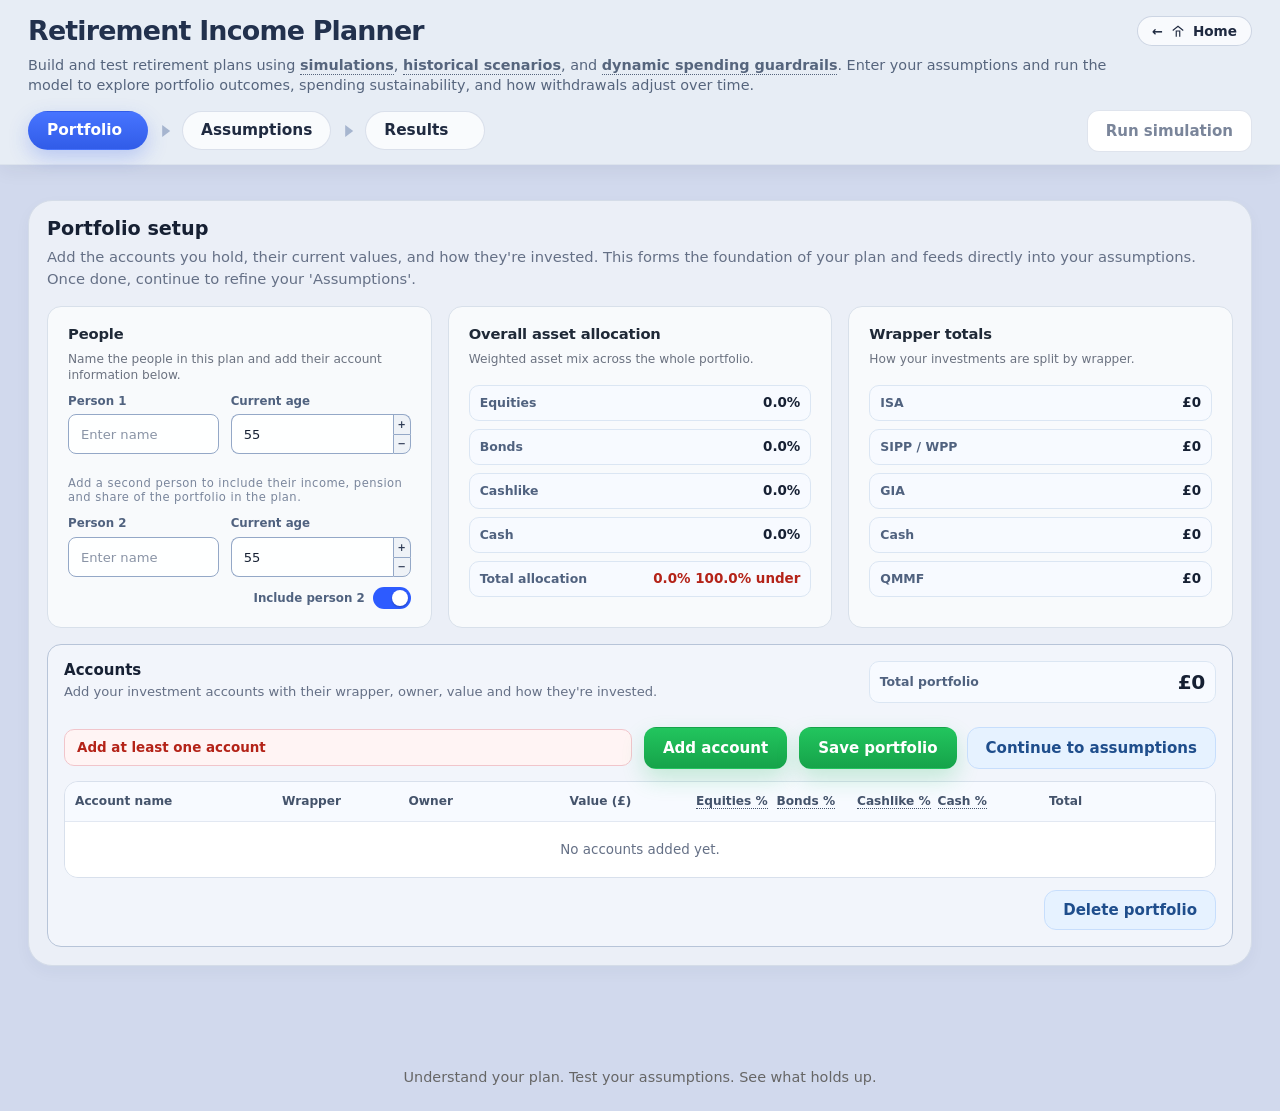
<file: index.html>
<!DOCTYPE html>
<html lang="en-GB">
<head>
  <meta charset="UTF-8" />
  <title>Retirement Income Planner</title>
  <meta name="viewport" content="width=device-width, initial-scale=1" />
  <link rel="icon" type="image/svg+xml" href="favicon.svg" />
  <link rel="stylesheet" href="css/style.css" />
  <link rel="stylesheet" href="css/home-btn.css" />
  <script type="module" src="js/app.js" defer></script>
</head>
<body>
  <div class="page-shell app-shell">
    <header class="top-header">
      <div class="top-header__inner">
        <div class="title-block">
          <h1>Retirement Income Planner</h1>
          <p class="intro">
            Build and test retirement plans using
            <span
              class="metric-heading-with-tooltip"
              tabindex="0"
              data-tooltip="Runs your plan across many possible future market paths (Monte Carlo), showing a range of outcomes and likelihood of success."
            >
              <strong>simulations</strong>
            </span>,
            <span
              class="metric-heading-with-tooltip"
              tabindex="0"
              data-tooltip="Runs your plan through real past market periods using actual returns, showing how it performed during crashes, inflation, and recoveries."
            >
              <strong>historical scenarios</strong>
            </span>, and
            <span
              class="metric-heading-with-tooltip"
              tabindex="0"
              data-tooltip="Adjusts your withdrawals up or down based on portfolio performance (Guyton-Klinger), helping sustain income while reducing the risk of running out."
            >
              <strong>dynamic spending guardrails</strong>
            </span>.
            Enter your assumptions and run the model to explore portfolio outcomes, spending sustainability, and how withdrawals adjust over time.
          </p>
        </div>

            <div class="top-header__controls">
              <nav class="top-header__tabs tab-nav" aria-label="Planner workflow" role="tablist">
                <button
                  class="tab-button is-active"
                  type="button"
                  role="tab"
                  aria-selected="true"
                  data-tab-button="portfolio"
                >
                  <span class="tab-button__label">Portfolio</span>
                </button>
            
                <span class="tab-workflow-separator" aria-hidden="true"></span>
            
                <button
                  class="tab-button"
                  type="button"
                  role="tab"
                  aria-selected="false"
                  data-tab-button="assumptions"
                >
                  <span class="tab-button__label">Assumptions</span>
                </button>
            
                <span class="tab-workflow-separator" aria-hidden="true"></span>
            
                <button
                  class="tab-button"
                  type="button"
                  role="tab"
                  aria-selected="false"
                  data-tab-button="results"
                >
                  <span class="tab-button__label">Results</span>
                </button>

              </nav>
            
              <div class="top-header__actions action-row action-row--top-chrome">
                <button
                  id="runSimulationBtn"
                  class="btn btn-secondary btn-run-simulation btn-run-simulation--inactive"
                  type="button"
                  aria-disabled="true"
                >
                  Run simulation
                </button>
              </div>
            </div>
      </div>
      <a href="https://mr-androidwoody.github.io/start-planning/" class="home-btn home-btn--top">
        <span class="home-arrow">←</span>
        <svg viewBox="0 0 24 24" fill="none" stroke-width="2" aria-hidden="true">
          <path d="M3 11l9-7 9 7"/>
          <path d="M9 22V12h6v10"/>
        </svg>
        Home
      </a>
    </header>

    <main class="page-content">
        <section id="summaryBand" class="summary-band hidden" aria-label="Key results">
  <div class="summary-grid">

            <article class="summary-card" id="summarySuccessRateCard">
              <div class="summary-label" id="summarySuccessRateLabel">Plan reliability</div>
              <div class="summary-value" id="summarySuccessRate">—</div>
              <div class="summary-desc" id="summarySuccessRateDesc">
                Shows how often the plan sustains spending across simulated outcomes.
              </div>
            </article>
        
            <article class="summary-card" id="summaryMedianEndCard">
              <div class="summary-label" id="summaryMedianEndLabel">Expected outcome (median path)</div>
              <div class="summary-value" id="summaryMedianEnd">—</div>
              <div class="summary-desc" id="summaryMedianEndDesc">
                After funding your planned spending throughout.
              </div>
            </article>
        
            <article class="summary-card" id="summaryWorstStressCard">
              <div class="summary-label" id="summaryWorstStressLabel">Worst observed outcome</div>
              <div class="summary-value" id="summaryWorstStress">—</div>
              <div class="summary-desc" id="summaryWorstStressDesc">
                Outcome in the weakest observed scenarios.
              </div>
            </article>
        
            <article class="summary-card" id="summaryCashRunwayCard">
              <div class="summary-label" id="summaryCashRunwayLabel">Spending shortfall risk</div>
              <div class="summary-value" id="summaryCashRunway">—</div>
              <div class="summary-desc" id="summaryCashRunwayDesc">
                Shows whether weaker outcomes fall below the minimum spending level.
              </div>
            </article>
        
          </div>
        </section>

      <div class="tab-panels">
        <div id="errorBox" class="error-box" role="alert" aria-live="polite"></div>
        <!-- Portfolio -->
        <section class="tab-panel is-active" data-tab-panel="portfolio">
        <div class="tab-layout single-column">
          <section class="panel input-shell-panel page-panel">
            <div class="panel-header panel-header-tight">
              <div>
                <h2>Portfolio setup</h2>
                <p>
                  Add the accounts you hold, their current values, and how they're invested. This forms the foundation of your plan and feeds directly into your assumptions. Once done, continue to refine your 'Assumptions'.
                </p>
              </div>
            </div>
        
            <div class="portfolio-shell">
              <!-- Portfolio top row -->
              <div class="portfolio-top-row">
              <!-- People -->
              <section class="input-group-card card-block portfolio-people-card">
                <div class="section-heading">
                  <h3>People</h3>
                  <p>Name the people in this plan and add their account information below.</p>
                </div>
            
                <div class="portfolio-people-strip">
                  <div class="portfolio-person-block">
                    <div class="portfolio-person-row">
                      <label class="portfolio-people-field">
                        <span class="portfolio-people-field__label">Person 1</span>
                        <input
                          id="portfolioPerson1Name"
                          type="text"
                          placeholder="Enter name"
                          maxlength="30"
                        />
                      </label>
            
                      <label class="portfolio-people-field portfolio-people-field--age">
                        <span class="portfolio-people-field__label">Current age</span>
                        <div class="stepper-input">
                          <button
                            type="button"
                            class="stepper-btn"
                            data-step-target="portfolioPerson1Age"
                            data-step-direction="-1"
                            data-step-size="1"
                            aria-label="Decrease person 1 current age by 1"
                          >−</button>
                          <input
                            id="portfolioPerson1Age"
                            type="number"
                            min="18"
                            max="100"
                            step="1"
                            value="55"
                          />
                          <button
                            type="button"
                            class="stepper-btn"
                            data-step-target="portfolioPerson1Age"
                            data-step-direction="1"
                            data-step-size="1"
                            aria-label="Increase person 1 current age by 1"
                          >+</button>
                        </div>
                      </label>
                    </div>
                  </div>

                    <div class="portfolio-people-divider">
                      <span>Add a second person to include their income, pension and share of the portfolio in the plan.</span>
                    </div>
            
                  <div class="portfolio-person-block">
                    <div class="portfolio-person-row">
                      <label class="portfolio-people-field">
                        <span class="portfolio-people-field__label">Person 2</span>
                        <input
                          id="portfolioPerson2Name"
                          type="text"
                          placeholder="Enter name"
                          maxlength="30"
                        />
                      </label>
            
                      <label class="portfolio-people-field portfolio-people-field--age">
                        <span class="portfolio-people-field__label">Current age</span>
                        <div class="stepper-input">
                          <button
                            type="button"
                            class="stepper-btn"
                            data-step-target="portfolioPerson2Age"
                            data-step-direction="-1"
                            data-step-size="1"
                            aria-label="Decrease person 2 current age by 1"
                          >−</button>
                          <input
                            id="portfolioPerson2Age"
                            type="number"
                            min="18"
                            max="100"
                            step="1"
                            value="55"
                          />
                          <button
                            type="button"
                            class="stepper-btn"
                            data-step-target="portfolioPerson2Age"
                            data-step-direction="1"
                            data-step-size="1"
                            aria-label="Increase person 2 current age by 1"
                          >+</button>
                        </div>
                      </label>
                    </div>
                  </div>
            
                  <div class="portfolio-people-toggle">
                    <span class="portfolio-people-toggle__label">Include person 2</span>
                    <label class="switch-control">
                      <input id="portfolioHasPerson2" type="checkbox" checked />
                      <span class="switch-slider"></span>
                    </label>
                  </div>
                </div>
              </section>
            
              <!-- Overall asset allocation -->
              <section class="input-group-card card-block">
                <div class="section-heading">
                  <h3>Overall asset allocation</h3>
                  <p>Weighted asset mix across the whole portfolio.</p>
                </div>
            
                <div id="portfolioAllocationTotals" class="portfolio-summary-list">
                  <div class="portfolio-summary-empty">No portfolio data yet.</div>
                </div>
              </section>
            
              <!-- Wrapper totals -->
              <section class="input-group-card card-block">
                <div class="section-heading">
                  <h3>Wrapper totals</h3>
                  <p>How your investments are split by wrapper.</p>
                </div>
            
                <div id="portfolioWrapperTotals" class="portfolio-summary-list">
                  <div class="portfolio-summary-empty">No portfolio data yet.</div>
                </div>
              </section>
            </div>
        
              <!-- Accounts -->
              <section class="input-group-card card-block portfolio-accounts-card">
                <div class="portfolio-section-header">
                  <div class="section-heading portfolio-section-heading">
                    <h3>Accounts</h3>
                    <p>
                      Add your investment accounts with their wrapper, owner, value and how they're invested.
                    </p>
                  </div>
        
                  <div class="portfolio-section-header-meta">
                    <div class="portfolio-section-total">
                      <span class="portfolio-section-total__label">Total portfolio</span>
                      <div class="portfolio-total-value" id="portfolioTotalValue">£0</div>
                    </div>
                  </div>
                </div>
        
                <div class="portfolio-table-toolbar">

                  <div
                    id="portfolioValidationStatus"
                    class="portfolio-validation-status"
                    role="status"
                    aria-live="polite"
                  >
                    Portfolio ready
                  </div>
                
                  <div class="action-row portfolio-table-actions">
                    <button id="addPortfolioAccountBtn" class="btn btn-success" type="button">
                      Add account
                    </button>
                  </div>
                
                  <div class="action-row portfolio-table-actions portfolio-table-actions--right">
                    
                    <!-- Save (primary / blue) -->
                    <button id="savePortfolioBtn" class="btn btn-primary" type="button">
                      Save portfolio
                    </button>
                
                    <!-- Continue (light blue / disabled initially) -->
                    <button
                      id="continueToAssumptionsBtn"
                      class="btn btn-secondary is-disabled"
                      type="button"
                      disabled
                    >
                      Continue to assumptions
                    </button>
                
                  </div>
                
                </div>
                        
                <div class="portfolio-table-wrap">
                  <table class="portfolio-table" id="portfolioTable">
                    <thead>
                     <tr>
                      <th>Account name</th>
                      <th>Wrapper</th>
                      <th>Owner</th>
                      <th>Value (£)</th>
                    
                      <th>
                        <span
                          class="metric-heading-with-tooltip"
                          tabindex="0"
                          data-tooltip="The percentage of this account invested in shares. Higher equity allocations typically increase expected long-term growth but also increase volatility."
                        >Equities %</span>
                      </th>
                    
                      <th>
                        <span
                          class="metric-heading-with-tooltip"
                          tabindex="0"
                          data-tooltip="The percentage of this account invested in bonds. Bonds generally provide steadier but lower returns and help reduce portfolio volatility."
                        >Bonds %</span>
                      </th>
                    
                      <th>
                        <span
                          class="metric-heading-with-tooltip"
                          tabindex="0"
                          data-tooltip="Cashlike includes cash ISAs, money-market funds, and QMMFs. They typically pay an interest based return."
                        >Cashlike %</span>
                      </th>
                    
                      <th>
                        <span
                          class="metric-heading-with-tooltip"
                          tabindex="0"
                          data-tooltip="Cash represents actual liquid cash holdings, like current accounts, separate from cashlike instruments."
                        >Cash %</span>
                      </th>
                    
                      <th>Total</th>
                      <th></th>
                    </tr>
                                        </thead>
                    <tbody id="portfolioTableBody">
                      <tr class="portfolio-row-empty">
                        <td colspan="10">No accounts added yet.</td>
                      </tr>
                    </tbody>
                  </table>
                </div>

                <div class="action-row portfolio-table-footer-actions">
                  <button id="deletePortfolioBtn" class="btn btn-secondary" type="button">
                    Delete portfolio
                  </button>

                    <div id="deletePortfolioConfirm" class="portfolio-delete-confirm hidden">
                      <span>Delete entire portfolio? This cannot be undone.</span>
                      <div class="action-row">
                        <button id="confirmDeletePortfolioBtn" class="btn btn-primary" type="button">
                          Confirm delete
                        </button>
                        <button id="cancelDeletePortfolioBtn" class="btn btn-secondary" type="button">
                          Cancel
                        </button>
                      </div>
                    </div>
    
                </div>

              </section>
            </div>
          </section>
        </div>
        </section>

        <!-- Assumptions -->
        <section class="tab-panel" data-tab-panel="assumptions">
          <div class="tab-layout single-column">
            <section class="panel input-shell-panel page-panel">
              <div class="panel-header panel-header-tight">
                <div>
                  <h2>Assumptions</h2>
                  <p>Set spending, income sources and market assumptions before running the simulation.</p>
                </div>
                <div class="assumptions-header-actions">
                  <button id="saveAssumptionsBtn" class="btn btn-primary" type="button">
                    Save assumptions
                  </button>
                  <button id="deleteAssumptionsBtn" class="btn btn-secondary" type="button">
                    Delete assumptions
                  </button>
                  <div id="deleteAssumptionsConfirm" class="assumptions-delete-confirm hidden">
                    <span>Delete saved assumptions? This cannot be undone.</span>
                    <div class="action-row">
                      <button id="confirmDeleteAssumptionsBtn" class="btn btn-primary" type="button">
                        Confirm delete
                      </button>
                      <button id="cancelDeleteAssumptionsBtn" class="btn btn-secondary" type="button">
                        Cancel
                      </button>
                    </div>
                  </div>
                </div>
              </div>
        
              <div class="input-shell">
                <div class="input-grid-top">
                  <section class="input-group-card card-block">
                    <div class="section-heading">
                      <h3>Core assumptions</h3>
                      <p>
                        To see how your income adapts over time, enter your retirement timeline and current portfolio value.
                        Define your spending targets by setting an initial ideal budget, a comfort level for tighter years,
                        and a minimum essential floor.
                      </p>
                      <p>Portfolio value and asset mix are locked here and synced from the Portfolio tab.</p>
                    </div>
        
                    <div class="field-grid field-grid-3">
                      <label class="field">
                        <span class="field-label">Retirement years</span>
                        <div class="stepper-input">
                          <button
                            type="button"
                            class="stepper-btn"
                            data-step-target="years"
                            data-step-direction="-1"
                            data-step-size="1"
                            aria-label="Decrease retirement years by 1"
                          >−</button>
                          <input id="years" type="number" min="1" max="80" step="1" />
                          <button
                            type="button"
                            class="stepper-btn"
                            data-step-target="years"
                            data-step-direction="1"
                            data-step-size="1"
                            aria-label="Increase retirement years by 1"
                          >+</button>
                        </div>
                      </label>
        
                      <label class="field">
                        <span class="field-label">Value of investments</span>
                        <input
                          id="initialPortfolio"
                          type="text"
                          inputmode="numeric"
                          data-format="integer"
                          readonly
                        />
                      </label>
        
                      <label class="field">
                        <span class="field-label">Initial withdrawal rate (%)</span>
                        <div class="stepper-input">
                          <button
                            type="button"
                            class="stepper-btn"
                            data-step-target="initialWithdrawalRate"
                            data-step-direction="-1"
                            data-step-size="0.1"
                            aria-label="Decrease initial withdrawal rate by 0.1%"
                          >−</button>
                          <input
                            id="initialWithdrawalRate"
                            type="number"
                            min="0"
                            step="0.1"
                          />
                          <button
                            type="button"
                            class="stepper-btn"
                            data-step-target="initialWithdrawalRate"
                            data-step-direction="1"
                            data-step-size="0.1"
                            aria-label="Increase initial withdrawal rate by 0.1%"
                          >+</button>
                        </div>
                      </label>
        
                      <label class="field">
                        <span class="field-label">Initial household spending (£)</span>
                        <div class="stepper-input">
                          <button
                            type="button"
                            class="stepper-btn"
                            data-step-target="initialSpending"
                            data-step-direction="-1"
                            aria-label="Decrease initial household spending by £1,000"
                          >−</button>
                          <input id="initialSpending" type="text" inputmode="numeric" data-format="integer" />
                          <button
                            type="button"
                            class="stepper-btn"
                            data-step-target="initialSpending"
                            data-step-direction="1"
                            aria-label="Increase initial household spending by £1,000"
                          >+</button>
                        </div>
                      </label>
        
                      <label class="field">
                        <span class="field-label">Comfort spending level (£)</span>
                        <div class="stepper-input">
                          <button
                            type="button"
                            class="stepper-btn"
                            data-step-target="comfortSpending"
                            data-step-direction="-1"
                            aria-label="Decrease comfort spending level by £1,000"
                          >−</button>
                          <input id="comfortSpending" type="text" inputmode="numeric" data-format="integer" />
                          <button
                            type="button"
                            class="stepper-btn"
                            data-step-target="comfortSpending"
                            data-step-direction="1"
                            aria-label="Increase comfort spending level by £1,000"
                          >+</button>
                        </div>
                      </label>
        
                      <label class="field">
                        <span class="field-label">Minimum spending level (£)</span>
                        <div class="stepper-input">
                          <button
                            type="button"
                            class="stepper-btn"
                            data-step-target="minimumSpending"
                            data-step-direction="-1"
                            aria-label="Decrease minimum spending level by £1,000"
                          >−</button>
                          <input id="minimumSpending" type="text" inputmode="numeric" data-format="integer" />
                          <button
                            type="button"
                            class="stepper-btn"
                            data-step-target="minimumSpending"
                            data-step-direction="1"
                            aria-label="Increase minimum spending level by £1,000"
                          >+</button>
                        </div>
                      </label>
                    </div>
        
                    <div class="section-subnote">
                      Enter either how much you plan to spend each year or the withdrawal rate you want to start with.
                      Comfort and minimum spending levels default to <strong>90%</strong> and <strong>75%</strong>
                      of household spending unless you override them.
                    </div>
        
                    <div class="field-grid field-grid-4">
                      <label class="field">
                        <span class="field-label">
                          <span
                            class="metric-heading-with-tooltip"
                            tabindex="0"
                            data-tooltip="The percentage of your portfolio invested in shares. Higher equity allocations typically increase expected long-term growth but also increase volatility."
                          >Equity allocation %</span>
                        </span>
                        <input id="equityAllocation" type="number" min="0" max="100" step="1" readonly />
                      </label>
        
                      <label class="field">
                        <span class="field-label">
                          <span
                            class="metric-heading-with-tooltip"
                            tabindex="0"
                            data-tooltip="The percentage of your portfolio invested in bonds. Bonds generally provide steadier but lower returns and help reduce portfolio volatility."
                          >Bond allocation %</span>
                        </span>
                        <input id="bondAllocation" type="number" min="0" max="100" step="1" readonly />
                      </label>
        
                      <label class="field">
                        <span class="field-label">
                          <span
                            class="metric-heading-with-tooltip"
                            tabindex="0"
                            data-tooltip="Cashlike includes cash ISAs, money-market funds, and QMMF used as a drawdown buffer."
                          >Cashlike %</span>
                        </span>
                        <input id="cashlikeAllocation" type="number" min="0" max="100" step="1" readonly />
                      </label>
        
                      <label class="field">
                        <span class="field-label">
                          <span
                            class="metric-heading-with-tooltip"
                            tabindex="0"
                            data-tooltip="Cash represents actual liquid cash holdings, like current accounts, separate from cashlike instruments used as buffers."
                          >Cash %</span>
                        </span>
                        <input id="cashAllocation" type="number" min="0" max="100" step="1" readonly />
                      </label>
                    </div>
        
                    <div
                      id="allocationStatus"
                      class="allocation-status allocation-status--balanced"
                      role="status"
                      aria-live="polite"
                    >
                      <div class="allocation-status__row">
                        <span class="allocation-status__label">Allocation total</span>
                        <span id="allocationStatusTotal" class="allocation-status__total">100%</span>
                      </div>
                      <div class="allocation-status__message-row">
                        <span class="allocation-status__dot" aria-hidden="true"></span>
                        <span id="allocationStatusMessage" class="allocation-status__message">Balanced</span>
                      </div>
                    </div>
        
                    <div class="core-assumptions-bottom-row">
                      <label class="field">
                        <span class="field-label">Annual portfolio fees (%)</span>
                        <div class="stepper-input">
                          <button
                            type="button"
                            class="stepper-btn"
                            data-step-target="annualFeeRate"
                            data-step-direction="-1"
                            data-step-size="0.01"
                            aria-label="Decrease annual portfolio fees by 0.01%"
                          >−</button>
                          <input
                            id="annualFeeRate"
                            type="number"
                            min="0"
                            step="0.01"
                            inputmode="decimal"
                          />
                          <button
                            type="button"
                            class="stepper-btn"
                            data-step-target="annualFeeRate"
                            data-step-direction="1"
                            data-step-size="0.01"
                            aria-label="Increase annual portfolio fees by 0.01%"
                          >+</button>
                        </div>
                      </label>
        
                      <label class="field people-pension-inline-field">
                          <span class="field-label">Full state pension: today's value</span>
                          <input
                            id="statePensionToday"
                            type="text"
                            inputmode="numeric"
                            data-format="integer"
                            readonly
                          />
                        </label>
        
                      <label class="field field-inline field-inline-wide core-rebalance-field">
                        <span class="field-label">Rebalance your investments to the chosen allocations each year</span>
                        <label class="switch-control">
                          <input id="rebalanceToTarget" type="checkbox" checked />
                          <span class="switch-slider"></span>
                        </label>
                      </label>
                    </div>
                  </section>
        
                  <section class="input-group-card people-pensions-card card-block">
                    <div class="section-heading">
                      <h3>Fixed income</h3>
                      <p>
                        Incorporate guaranteed income, like your State Pension, earnings, or windfalls, to see how
                        these additional sources of income reduce the amount you need to withdraw from your investments.
                      </p>
                    </div>
        
                    <div class="people-panels">
                      <section class="person-panel person-panel--person1">
                        <div class="person-panel__header">
                          <div class="person-panel__title">Person 1</div>
                        </div>
        
                        <div class="person-panel__body">
                          <div class="field-grid field-grid-3">
                            <label class="field person-name-field">
                              <span class="field-label">Name</span>
                              <input id="person1Name" type="text" placeholder="Enter name" maxlength="9" />
                            </label>
        
                            <label class="field person-age-field">
                              <span class="field-label">Current age</span>
                              <input id="person1Age" type="number" min="18" max="100" step="1" readonly />
                            </label>
        
                            <label class="field person-pension-age-field">
                              <span class="field-label">State pension age</span>
                              <div class="stepper-input">
                                <button
                                  type="button"
                                  class="stepper-btn"
                                  data-step-target="person1PensionAge"
                                  data-step-direction="-1"
                                  data-step-size="1"
                                  aria-label="Decrease person 1 state pension age by 1"
                                >−</button>
                                <input id="person1PensionAge" type="number" min="18" max="100" step="1" />
                                <button
                                  type="button"
                                  class="stepper-btn"
                                  data-step-target="person1PensionAge"
                                  data-step-direction="1"
                                  data-step-size="1"
                                  aria-label="Increase person 1 state pension age by 1"
                                >+</button>
                              </div>
                            </label>
                          </div>
        
                          <label class="field field-inline field-inline-wide person-pension-checkbox inline-switch">
                            <span class="field-label field-label-inline">Receives full state pension</span>
                            <span class="switch-control">
                              <input id="person1GetsFullPension" type="checkbox" checked />
                              <span class="switch-slider" aria-hidden="true"></span>
                            </span>
                          </label>
        
                          <div class="field-grid field-grid-4 person-income-row">
                            <label class="field">
                              <span class="field-label">Other income</span>
                              <div class="stepper-input">
                                <button
                                  type="button"
                                  class="stepper-btn"
                                  data-step-target="person1OtherIncomeToday"
                                  data-step-direction="-1"
                                  data-step-size="1000"
                                  aria-label="Decrease person 1 other income by £1,000"
                                >−</button>
                                <input
                                  id="person1OtherIncomeToday"
                                  type="text"
                                  inputmode="numeric"
                                  data-format="integer"
                                />
                                <button
                                  type="button"
                                  class="stepper-btn"
                                  data-step-target="person1OtherIncomeToday"
                                  data-step-direction="1"
                                  data-step-size="1000"
                                  aria-label="Increase person 1 other income by £1,000"
                                >+</button>
                              </div>
                            </label>
        
                            <label class="field">
                              <span class="field-label">How many years</span>
                              <div class="stepper-input">
                                <button
                                  type="button"
                                  class="stepper-btn"
                                  data-step-target="person1OtherIncomeYears"
                                  data-step-direction="-1"
                                  data-step-size="1"
                                  aria-label="Decrease person 1 other income years by 1"
                                >−</button>
                                <input id="person1OtherIncomeYears" type="number" min="0" max="80" step="1" />
                                <button
                                  type="button"
                                  class="stepper-btn"
                                  data-step-target="person1OtherIncomeYears"
                                  data-step-direction="1"
                                  data-step-size="1"
                                  aria-label="Increase person 1 other income years by 1"
                                >+</button>
                              </div>
                            </label>
        
                            <label class="field">
                              <span class="field-label">Windfall amount</span>
                              <div class="stepper-input">
                                <button
                                  type="button"
                                  class="stepper-btn"
                                  data-step-target="person1WindfallAmount"
                                  data-step-direction="-1"
                                  data-step-size="1000"
                                  aria-label="Decrease person 1 windfall amount by £1,000"
                                >−</button>
                                <input
                                  id="person1WindfallAmount"
                                  type="text"
                                  inputmode="numeric"
                                  data-format="integer"
                                />
                                <button
                                  type="button"
                                  class="stepper-btn"
                                  data-step-target="person1WindfallAmount"
                                  data-step-direction="1"
                                  data-step-size="1000"
                                  aria-label="Increase person 1 windfall amount by £1,000"
                                >+</button>
                              </div>
                            </label>
        
                            <label class="field">
                              <span class="field-label">Years after retirement</span>
                              <div class="stepper-input">
                                <button
                                  type="button"
                                  class="stepper-btn"
                                  data-step-target="person1WindfallYear"
                                  data-step-direction="-1"
                                  data-step-size="1"
                                  aria-label="Decrease person 1 windfall year by 1"
                                >−</button>
                                <input id="person1WindfallYear" type="number" min="0" max="80" step="1" />
                                <button
                                  type="button"
                                  class="stepper-btn"
                                  data-step-target="person1WindfallYear"
                                  data-step-direction="1"
                                  data-step-size="1"
                                  aria-label="Increase person 1 windfall year by 1"
                                >+</button>
                              </div>
                            </label>
                          </div>
                        </div>
                      </section>
        
                      <section class="person-panel person-panel--person2" id="person2Panel">
                          <div class="person-panel__header">
                            <div class="person-panel__title">Person 2</div>
                          </div>
                        
                          <div class="person-panel__body" id="person2PanelBody">
                          <div class="field-grid field-grid-3">
                            <label class="field person-name-field">
                              <span class="field-label">Name</span>
                              <input id="person2Name" type="text" placeholder="Enter name" maxlength="9" />
                            </label>
        
                            <label class="field person-age-field">
                              <span class="field-label">Current age</span>
                              <input id="person2Age" type="number" min="18" max="100" step="1" readonly />
                            </label>
        
                            <label class="field person-pension-age-field">
                              <span class="field-label">State pension age</span>
                              <div class="stepper-input">
                                <button
                                  type="button"
                                  class="stepper-btn"
                                  data-step-target="person2PensionAge"
                                  data-step-direction="-1"
                                  data-step-size="1"
                                  aria-label="Decrease person 2 state pension age by 1"
                                >−</button>
                                <input id="person2PensionAge" type="number" min="18" max="100" step="1" />
                                <button
                                  type="button"
                                  class="stepper-btn"
                                  data-step-target="person2PensionAge"
                                  data-step-direction="1"
                                  data-step-size="1"
                                  aria-label="Increase person 2 state pension age by 1"
                                >+</button>
                              </div>
                            </label>
                          </div>
        
                          <label class="field field-inline field-inline-wide person-pension-checkbox inline-switch">
                            <span class="field-label field-label-inline">Receives full state pension</span>
                            <span class="switch-control">
                              <input id="person2GetsFullPension" type="checkbox" checked />
                              <span class="switch-slider" aria-hidden="true"></span>
                            </span>
                          </label>
        
                          <div class="field-grid field-grid-4 person-income-row">
                            <label class="field">
                              <span class="field-label">Other income</span>
                              <div class="stepper-input">
                                <button
                                  type="button"
                                  class="stepper-btn"
                                  data-step-target="person2OtherIncomeToday"
                                  data-step-direction="-1"
                                  data-step-size="1000"
                                  aria-label="Decrease person 2 other income by £1,000"
                                >−</button>
                                <input
                                  id="person2OtherIncomeToday"
                                  type="text"
                                  inputmode="numeric"
                                  data-format="integer"
                                />
                                <button
                                  type="button"
                                  class="stepper-btn"
                                  data-step-target="person2OtherIncomeToday"
                                  data-step-direction="1"
                                  data-step-size="1000"
                                  aria-label="Increase person 2 other income by £1,000"
                                >+</button>
                              </div>
                            </label>
        
                            <label class="field">
                              <span class="field-label">How many years</span>
                              <div class="stepper-input">
                                <button
                                  type="button"
                                  class="stepper-btn"
                                  data-step-target="person2OtherIncomeYears"
                                  data-step-direction="-1"
                                  data-step-size="1"
                                  aria-label="Decrease person 2 other income years by 1"
                                >−</button>
                                <input id="person2OtherIncomeYears" type="number" min="0" max="80" step="1" />
                                <button
                                  type="button"
                                  class="stepper-btn"
                                  data-step-target="person2OtherIncomeYears"
                                  data-step-direction="1"
                                  data-step-size="1"
                                  aria-label="Increase person 2 other income years by 1"
                                >+</button>
                              </div>
                            </label>
        
                            <label class="field">
                              <span class="field-label">Windfall amount</span>
                              <div class="stepper-input">
                                <button
                                  type="button"
                                  class="stepper-btn"
                                  data-step-target="person2WindfallAmount"
                                  data-step-direction="-1"
                                  data-step-size="1000"
                                  aria-label="Decrease person 2 windfall amount by £1,000"
                                >−</button>
                                <input
                                  id="person2WindfallAmount"
                                  type="text"
                                  inputmode="numeric"
                                  data-format="integer"
                                />
                                <button
                                  type="button"
                                  class="stepper-btn"
                                  data-step-target="person2WindfallAmount"
                                  data-step-direction="1"
                                  data-step-size="1000"
                                  aria-label="Increase person 2 windfall amount by £1,000"
                                >+</button>
                              </div>
                            </label>
        
                            <label class="field">
                              <span class="field-label">Years after retirement</span>
                              <div class="stepper-input">
                                <button
                                  type="button"
                                  class="stepper-btn"
                                  data-step-target="person2WindfallYear"
                                  data-step-direction="-1"
                                  data-step-size="1"
                                  aria-label="Decrease person 2 windfall year by 1"
                                >−</button>
                                <input id="person2WindfallYear" type="number" min="0" max="80" step="1" />
                                <button
                                  type="button"
                                  class="stepper-btn"
                                  data-step-target="person2WindfallYear"
                                  data-step-direction="1"
                                  data-step-size="1"
                                  aria-label="Increase person 2 windfall year by 1"
                                >+</button>
                              </div>
                            </label>
                          </div>
                        </div>
                      </section>
                    </div>
                  </section>
                </div>
        
                <div class="input-grid-bottom">
                  <section class="input-group-card card-block">
                    <div class="section-heading">
                      <h3>Plan settings</h3>
                      <p>
                        Validate your retirement strategy by simulating thousands of potential market scenarios to
                        determine a probability of success. Or, benchmark your plan against real-world history to
                        ensure your spending remains sustainable through past periods of high volatility.
                      </p>
                    </div>
        
                    <div class="plan-settings-grid">
                      <label class="field">
                        <span class="field-label">Simulation mode</span>
                        <select id="simulationMode">
                          <option value="monteCarlo" selected>Stress Test Modelling</option>
                          <option value="historical">Historical Modelling</option>
                        </select>
                      </label>
        
                      <div id="monteCarloRunsRow" class="plan-settings-dynamic-field">
                        <label class="field">
                          <span class="field-label">
                            <span
                              class="metric-heading-with-tooltip"
                              tabindex="0"
                              data-tooltip="The number of simulated market paths. Increasing the sample size provides greater statistical stability and a smoother forecast"
                            >Iteration Count</span>
                          </span>
        
                          <div class="monte-carlo-runs-control">
                            <select id="monteCarloRunsPreset" aria-label="Monte Carlo run presets">
                              <option value="1000" selected>1,000</option>
                              <option value="5000">5,000</option>
                              <option value="10000">10,000</option>
                              <option value="20000">20,000</option>
                              <option value="custom">Custom</option>
                            </select>
        
                            <input
                              id="monteCarloRuns"
                              type="text"
                              inputmode="numeric"
                              data-format="integer"
                              aria-label="Monte Carlo runs"
                            />
                          </div>
        
                          <div class="field-help-text">Choose a preset number or type your own value up to 50,000.</div>
                        </label>
                      </div>
        
                      <div id="historicalScenarioRow" class="plan-settings-dynamic-field hidden">
                        <label class="field">
                          <span class="field-label">Historical scenario</span>
                          <select id="historicalScenario">
                            <optgroup label="Stress - crashes">
                              <option value="1907">1907 - banking crisis</option>
                              <option value="1929">1929 - Great Depression</option>
                              <option value="1940">1940 - WWII wartime shock</option>
                            </optgroup>
        
                            <optgroup label="Stress - inflation">
                              <option value="1966">1966 - inflation shock</option>
                              <option value="1973">1973 - stagflation shock</option>
                              <option value="1979">1979 - high inflation peak</option>
                            </optgroup>
        
                            <optgroup label="Stress - prolonged downturns">
                              <option value="1914">1914 - WWI disruption</option>
                              <option value="1937">1937 - recession within recovery</option>
                              <option value="1972">1972 - inflation then market slump</option>
                            </optgroup>
        
                            <optgroup label="Positive - strong growth">
                              <option value="1950">1950 - post-war expansion</option>
                              <option value="1987">1987 - post-crash recovery</option>
                              <option value="1991">1991 - early-cycle expansion</option>
                            </optgroup>
                          </select>
                        </label>
                      </div>
                    </div>
                  </section>
        
                  <section class="input-group-card card-block spending-rules-card">
                    <div class="section-heading">
                      <h3>Spending adjustment rules</h3>
                      <p>
                        Variable Guardrails implement Guyton-Klinger rules to align withdrawals with market trends.
                        This approach optimises retirement income and inflation adjustments to keep your spending
                        plan resilient through any market cycle.
                      </p>
                    </div>
        
                    <div class="field-grid field-grid-3">
                      <label class="field">
                        <span class="field-label">
                          <span
                            class="metric-heading-with-tooltip"
                            tabindex="0"
                            data-tooltip="If the current withdrawal rate rises above this percentage over the starting withdrawal rate, spending is cut by the adjustment size."
                          >Upper guardrail %</span>
                        </span>
                        <div class="stepper-input">
                          <button
                            type="button"
                            class="stepper-btn"
                            data-step-target="upperGuardrail"
                            data-step-direction="-1"
                            data-step-size="1"
                            aria-label="Decrease upper guardrail by 1 percentage point"
                          >−</button>
                          <input id="upperGuardrail" type="number" min="0" step="1" />
                          <button
                            type="button"
                            class="stepper-btn"
                            data-step-target="upperGuardrail"
                            data-step-direction="1"
                            data-step-size="1"
                            aria-label="Increase upper guardrail by 1 percentage point"
                          >+</button>
                        </div>
                      </label>
        
                      <label class="field">
                        <span class="field-label">
                          <span
                            class="metric-heading-with-tooltip"
                            tabindex="0"
                            data-tooltip="If the current withdrawal rate falls below this percentage under the starting withdrawal rate, spending is increased by the adjustment size."
                          >Lower guardrail %</span>
                        </span>
                        <div class="stepper-input">
                          <button
                            type="button"
                            class="stepper-btn"
                            data-step-target="lowerGuardrail"
                            data-step-direction="-1"
                            data-step-size="1"
                            aria-label="Decrease lower guardrail by 1 percentage point"
                          >−</button>
                          <input id="lowerGuardrail" type="number" min="0" step="1" />
                          <button
                            type="button"
                            class="stepper-btn"
                            data-step-target="lowerGuardrail"
                            data-step-direction="1"
                            data-step-size="1"
                            aria-label="Increase lower guardrail by 1 percentage point"
                          >+</button>
                        </div>
                      </label>
        
                      <label class="field">
                        <span class="field-label">
                          <span
                            class="metric-heading-with-tooltip"
                            tabindex="0"
                            data-tooltip="The percentage change applied to spending when a guardrail is breached."
                          >Adjustment size %</span>
                        </span>
                        <div class="stepper-input">
                          <button
                            type="button"
                            class="stepper-btn"
                            data-step-target="adjustmentSize"
                            data-step-direction="-1"
                            data-step-size="1"
                            aria-label="Decrease adjustment size by 1 percentage point"
                          >−</button>
                          <input id="adjustmentSize" type="number" min="0" step="1" />
                          <button
                            type="button"
                            class="stepper-btn"
                            data-step-target="adjustmentSize"
                            data-step-direction="1"
                            data-step-size="1"
                            aria-label="Increase adjustment size by 1 percentage point"
                          >+</button>
                        </div>
                      </label>
                    </div>
        
                    <section class="inflation-panel">
                      <div class="field-label">Maximum spending cap (£/year, nominal)</div>

                      <div class="inflation-panel__row">
                        <div class="inflation-panel__field">
                          <div class="stepper-input">
                            <button
                              type="button"
                              class="stepper-btn"
                              data-step-target="maxSpendingNominal"
                              data-step-direction="-1"
                              data-step-size="1000"
                              aria-label="Decrease maximum spending cap by £1,000"
                            >−</button>
                            <input id="maxSpendingNominal" type="text" inputmode="numeric" placeholder="0 = no cap" />
                            <button
                              type="button"
                              class="stepper-btn"
                              data-step-target="maxSpendingNominal"
                              data-step-direction="1"
                              data-step-size="1000"
                              aria-label="Increase maximum spending cap by £1,000"
                            >+</button>
                          </div>
                        </div>

                        <p class="inflation-panel__text">
                          Guardrail boosts will not push annual spending above this amount. Set to 0 or leave blank for no cap.
                        </p>
                      </div>
                    </section>

                    <div class="spending-toggle-row">
                      <label class="field field-inline field-inline-wide inline-switch spending-toggle-field">
                        <span class="field-label field-label-inline">
                          Skip the inflation increase to spending after a negative market year
                        </span>
                        <span class="switch-control">
                          <input id="skipInflationAfterNegative" type="checkbox" />
                          <span class="switch-slider" aria-hidden="true"></span>
                        </span>
                      </label>
                    </div>
                  </section>
        
                  <section class="input-group-card card-block market-assumptions-card">
                    <div class="section-heading">
                      <h3>Market assumptions</h3>
                      <p>
                        Choose the market return, volatility, and inflation assumptions used to estimate how your
                        investments may perform over time.
                      </p>
                    </div>
        
                    <div class="market-assumptions-layout">
                      <div class="market-grid">
                        <section class="mini-market-card mini-market-card--equities">
                          <div class="mini-market-card__title">Equities</div>
        
                          <div class="field-grid">
                            <label class="field">
                              <span class="field-label">Return</span>
                              <div class="stepper-input">
                                <button
                                  type="button"
                                  class="stepper-btn"
                                  data-step-target="equityReturn"
                                  data-step-direction="-1"
                                  data-step-size="0.1"
                                  aria-label="Decrease equity return by 0.1 percentage point"
                                >−</button>
                                <input id="equityReturn" type="number" step="0.1" />
                                <button
                                  type="button"
                                  class="stepper-btn"
                                  data-step-target="equityReturn"
                                  data-step-direction="1"
                                  data-step-size="0.1"
                                  aria-label="Increase equity return by 0.1 percentage point"
                                >+</button>
                              </div>
                            </label>
        
                            <label class="field">
                              <span class="field-label">Volatility</span>
                              <div class="stepper-input">
                                <button
                                  type="button"
                                  class="stepper-btn"
                                  data-step-target="equityVolatility"
                                  data-step-direction="-1"
                                  data-step-size="0.1"
                                  aria-label="Decrease equity volatility by 0.1 percentage point"
                                >−</button>
                                <input id="equityVolatility" type="number" min="0" step="0.1" />
                                <button
                                  type="button"
                                  class="stepper-btn"
                                  data-step-target="equityVolatility"
                                  data-step-direction="1"
                                  data-step-size="0.1"
                                  aria-label="Increase equity volatility by 0.1 percentage point"
                                >+</button>
                              </div>
                            </label>
                          </div>
                        </section>
        
                        <section class="mini-market-card mini-market-card--bonds">
                          <div class="mini-market-card__title">Bonds</div>
        
                          <div class="field-grid">
                            <label class="field">
                              <span class="field-label">Return</span>
                              <div class="stepper-input">
                                <button
                                  type="button"
                                  class="stepper-btn"
                                  data-step-target="bondReturn"
                                  data-step-direction="-1"
                                  data-step-size="0.1"
                                  aria-label="Decrease bond return by 0.1 percentage point"
                                >−</button>
                                <input id="bondReturn" type="number" step="0.1" />
                                <button
                                  type="button"
                                  class="stepper-btn"
                                  data-step-target="bondReturn"
                                  data-step-direction="1"
                                  data-step-size="0.1"
                                  aria-label="Increase bond return by 0.1 percentage point"
                                >+</button>
                              </div>
                            </label>
        
                            <label class="field">
                              <span class="field-label">Volatility</span>
                              <div class="stepper-input">
                                <button
                                  type="button"
                                  class="stepper-btn"
                                  data-step-target="bondVolatility"
                                  data-step-direction="-1"
                                  data-step-size="0.1"
                                  aria-label="Decrease bond volatility by 0.1 percentage point"
                                >−</button>
                                <input id="bondVolatility" type="number" min="0" step="0.1" />
                                <button
                                  type="button"
                                  class="stepper-btn"
                                  data-step-target="bondVolatility"
                                  data-step-direction="1"
                                  data-step-size="0.1"
                                  aria-label="Increase bond volatility by 0.1 percentage point"
                                >+</button>
                              </div>
                            </label>
                          </div>
                        </section>
        
                        <section class="mini-market-card mini-market-card--cashlike">
                          <div class="mini-market-card__title">Cashlike</div>
        
                          <div class="field-grid">
                            <label class="field">
                              <span class="field-label">Return</span>
                              <div class="stepper-input">
                                <button
                                  type="button"
                                  class="stepper-btn"
                                  data-step-target="cashlikeReturn"
                                  data-step-direction="-1"
                                  data-step-size="0.1"
                                  aria-label="Decrease cashlike return by 0.1 percentage point"
                                >−</button>
                                <input id="cashlikeReturn" type="number" step="0.1" />
                                <button
                                  type="button"
                                  class="stepper-btn"
                                  data-step-target="cashlikeReturn"
                                  data-step-direction="1"
                                  data-step-size="0.1"
                                  aria-label="Increase cashlike return by 0.1 percentage point"
                                >+</button>
                              </div>
                            </label>
        
                            <label class="field">
                              <span class="field-label">Volatility</span>
                              <div class="stepper-input">
                                <button
                                  type="button"
                                  class="stepper-btn"
                                  data-step-target="cashlikeVolatility"
                                  data-step-direction="-1"
                                  data-step-size="0.1"
                                  aria-label="Decrease cashlike volatility by 0.1 percentage point"
                                >−</button>
                                <input id="cashlikeVolatility" type="number" min="0" step="0.1" />
                                <button
                                  type="button"
                                  class="stepper-btn"
                                  data-step-target="cashlikeVolatility"
                                  data-step-direction="1"
                                  data-step-size="0.1"
                                  aria-label="Increase cashlike volatility by 0.1 percentage point"
                                >+</button>
                              </div>
                            </label>
                          </div>
                        </section>
                      </div>
        
                      <section class="inflation-panel">
                        <div class="field-label">Inflation rate (CPI)</div>
        
                        <div class="inflation-panel__row">
                          <div class="inflation-panel__field">
                            <div class="stepper-input">
                              <button
                                type="button"
                                class="stepper-btn"
                                data-step-target="inflation"
                                data-step-direction="-1"
                                data-step-size="0.1"
                                aria-label="Decrease inflation by 0.1 percentage points"
                              >−</button>
                              <input id="inflation" type="number" min="0" step="0.1" />
                              <button
                                type="button"
                                class="stepper-btn"
                                data-step-target="inflation"
                                data-step-direction="1"
                                data-step-size="0.1"
                                aria-label="Increase inflation by 0.1 percentage points"
                              >+</button>
                            </div>
                          </div>
        
                          <p class="inflation-panel__text">
                            Adjust how future spending and income are translated into today's purchasing power.
                          </p>
                        </div>
                      </section>
                    </div>
                  </section>
                </div>
              </div>
            </section>
          </div>
        </section>

        <!-- Results -->
        <section class="tab-panel" data-tab-panel="results" hidden>
          <div class="tab-layout single-column">
            <section class="panel results-meta-panel">
              <div class="panel-header results-meta-header">
                <div>
                  <h2 id="resultsPanelTitle">Results</h2>
                </div>
              </div>

              <div class="results-toolbar">
                <div class="chart-mode-group" role="group" aria-label="Chart mode">
                  <div class="chart-mode-label">Chart mode</div>
                  <div class="mode-switch">
                    <label class="mode-option">
                      <input id="chartModeReal" type="radio" name="chartMode" checked />
                      <span>Real</span>
                    </label>
                    <label class="mode-option">
                      <input id="chartModeNominal" type="radio" name="chartMode" />
                      <span>Nominal</span>
                    </label>
                  </div>
                  <input id="showRealValues" type="checkbox" hidden checked />
                </div>

                <div class="chart-mode-group" role="group" aria-label="Guardrails mode">
                  <div class="chart-mode-label">Guardrails</div>
                  <div class="mode-switch">
                    <label class="mode-option">
                      <input id="guytonKlingerOn" type="radio" name="guytonKlingerMode" checked />
                      <span>On</span>
                    </label>
                    <label class="mode-option">
                      <input id="guytonKlingerOff" type="radio" name="guytonKlingerMode" />
                      <span>Off</span>
                    </label>
                  </div>
                </div>

                <div class="results-explainer">
                  <p><strong>Real</strong> values strip out inflation to show true sustainability. By focusing on constant purchasing power, you can see if your investments actually cover your lifestyle.</p>
                  <p><strong>Nominal</strong> values show future cash totals including inflation; while the figures grow, rising prices mean they don't necessarily represent increased real-world purchasing power.</p>
                </div>
              </div>

              <div id="resultsContextBar"></div>
            </section>

            <section class="panel results-charts-panel">
              <div class="panel-header results-section-header">
                <div>
                  <h2>Charts</h2>
                </div>

                <div class="results-context-header-actions">
                  <div class="plan-outlook-path-selector table-view-selector">
                    <div class="table-view-selector-group" id="chartsViewSelector"></div>
                  </div>
                </div>
              </div>

              <div class="results-chart-grid">
                <section class="chart-card">
                  <div class="card-header chart-card-header">
                    <div class="card-title-block">
                      <h2>Investment projection</h2>
                      <p>Shows the central outcome, the likely range of outcomes, and the base-case path.</p>
                    </div>
                  </div>
                  <div class="chart-canvas-wrap">
                    <canvas id="portfolioChart" height="260"></canvas>
                    <div id="portfolioHorizonSummary" class="chart-horizon-summary"></div>
                  </div>
                </section>

                <section class="chart-card">
                  <div class="card-header chart-card-header">
                    <div class="card-title-block">
                      <h2>Spending path</h2>
                      <p>Shows spending, pension income, and investment withdrawals.</p>
                    </div>
                  </div>
                  <div class="chart-canvas-wrap">
                    <canvas id="spendingChart" height="260"></canvas>
                  </div>
                </section>
              </div>
            </section>

            <section class="table-card" id="tableCard">
              <div class="results-table-header">
                <div class="panel-header results-section-header">
                  <div>
                    <h2 id="resultsTableTitle">Yearly results view</h2>
                  </div>

                  <div class="results-context-header-actions">
                    <div class="plan-outlook-path-selector table-view-selector">
                      <div class="table-view-selector-group" id="tableHeaderViewSelector"></div>
                    </div>
                  </div>
                </div>

                <div class="results-table-description-row">
                  <p id="resultsTableIntro" class="results-table-intro">
                    A year-by-year view of your plan showing how spending, income, and withdrawals interact with your portfolio.
                  </p>
                </div>

                <div class="results-table-mode-row">
                  <div id="tableModeSelector" class="results-table-mode-selector"></div>
                  <div id="tableDescriptionActions" class="results-table-description-actions"></div>
                </div>

                <div class="results-table-controls-row">
                  <div id="resultsTableLegend" class="results-table-legend hidden"></div>
                  <div id="tableViewSelector" class="table-view-selector hidden"></div>
                </div>
              </div>

              <p id="resultsTableNote" class="results-table-note hidden"></p>

              <div class="table-wrap">
                <table id="resultsTable">
                  <thead></thead>
                  <tbody></tbody>
                </table>
              </div>
            </section>
          </div>
        </section>

        <!-- Tax -->
        <section class="tab-panel" data-tab-panel="tax" hidden>
          <div class="tab-layout single-column">

            <!-- Info panel: balances, assumptions, state pensions, Real/Nominal toggle, summary stats -->
            <!-- Rendered entirely by tax-form.js via renderTaxPanel() -->
            <section class="panel input-shell-panel page-panel">
              <div class="panel-header results-meta-header">
                <div>
                  <h2>Tax model</h2>
                  <p>
                    Deterministic year-by-year UK income tax and CGT estimate across GIA, pension, and ISA wrappers.
                    Pre-populated from your simulation inputs. Based on 2026/27 rates, thresholds frozen to 2031.
                  </p>
                </div>
              </div>
              <div id="taxFormContainer"></div>
            </section>

            <!-- Year-by-year table (hidden until first run) -->
            <section class="panel results-meta-panel" id="taxResultsPanel" hidden>
              <div class="tax-table-wrapper">
                <table class="tax-table" id="taxYearTable">
                  <thead></thead>
                  <tbody></tbody>
                </table>
              </div>
            </section>

          </div>
        </section>

      </div>
    </main>
  </div>

  <div
    id="outlookGlossaryOverlay"
    class="outlook-glossary-overlay hidden"
    aria-hidden="true"
  >
    <div class="outlook-glossary-backdrop"></div>

    <div
      class="outlook-glossary-dialog"
      role="dialog"
      aria-modal="true"
      aria-labelledby="outlookGlossaryTitle"
    >
      <div class="outlook-glossary-header">
        <div>
          <h3 id="outlookGlossaryTitle">Plan outlook glossary</h3>
          <p>Definitions for the key terms used in the Plan outlook panel.</p>
        </div>

        <button
          id="closeOutlookGlossary"
          class="outlook-glossary-close"
          type="button"
          aria-label="Close glossary"
        >
          ×
        </button>
      </div>

      <div class="outlook-glossary-body">
        <div class="outlook-glossary-sections">
          <section class="outlook-glossary-card">
            <h4>Lifestyle resilience</h4>

            <div class="outlook-glossary-item">
              <div class="outlook-glossary-term-row">
                <div class="outlook-glossary-term">Comfort level</div>
              </div>
              <div class="outlook-glossary-definition">
                The annual spending level the plan treats as a comfortable lifestyle target. Spending below this level suggests a meaningful reduction in lifestyle.
              </div>
            </div>

            <div class="outlook-glossary-item">
              <div class="outlook-glossary-term-row">
                <div class="outlook-glossary-term">Minimum level</div>
              </div>
              <div class="outlook-glossary-definition">
                The minimum annual spending level the plan treats as acceptable for essential living costs.
              </div>
            </div>

            <div class="outlook-glossary-item">
              <div class="outlook-glossary-term-row">
                <div class="outlook-glossary-term">Worst cut</div>
              </div>
              <div class="outlook-glossary-definition">
                The largest reduction in annual spending required relative to target spending in the modelled outcomes.
              </div>
            </div>
          </section>

          <section class="outlook-glossary-card">
            <h4>Plan health</h4>

            <div class="outlook-glossary-item">
              <div class="outlook-glossary-term-row">
                <div class="outlook-glossary-term">Initial withdrawal rate</div>
              </div>
              <div class="outlook-glossary-definition">
                First-year household spending funded from the portfolio divided by the starting portfolio value.
              </div>
            </div>

            <div class="outlook-glossary-item">
              <div class="outlook-glossary-term-row">
                <div class="outlook-glossary-term">State pension reliance</div>
              </div>
              <div class="outlook-glossary-definition">
                The share of total lifetime spending funded by the State Pension rather than portfolio withdrawals.
              </div>
            </div>

            <div class="outlook-glossary-item">
              <div class="outlook-glossary-term-row">
                <div class="outlook-glossary-term">Portfolio dependence</div>
              </div>
              <div class="outlook-glossary-definition">
                The share of total household spending funded by portfolio withdrawals rather than pensions or other non-portfolio income.
              </div>
            </div>
          </section>

          <section class="outlook-glossary-card">
            <h4>Portfolio outcomes</h4>

            <div class="outlook-glossary-item">
              <div class="outlook-glossary-term-row">
                <div class="outlook-glossary-term">10th percentile ending</div>
              </div>
              <div class="outlook-glossary-definition">
                A weaker-than-average ending portfolio outcome. Only 10% of simulations finish below this level.
              </div>
            </div>

            <div class="outlook-glossary-item">
              <div class="outlook-glossary-term-row">
                <div class="outlook-glossary-term">90th percentile ending</div>
              </div>
              <div class="outlook-glossary-definition">
                A stronger-than-average ending portfolio outcome. Only 10% of simulations finish above this level.
              </div>
            </div>

            <div class="outlook-glossary-item">
              <div class="outlook-glossary-term-row">
                <div class="outlook-glossary-term">Weak-case depletion year</div>
              </div>
              <div class="outlook-glossary-definition">
                The year in which the portfolio runs out in weaker simulated outcomes, if depletion occurs.
              </div>
            </div>
          </section>

          <section class="outlook-glossary-card">
            <h4>Plan risks</h4>

            <div class="outlook-glossary-item">
              <div class="outlook-glossary-term-row">
                <div class="outlook-glossary-term">Worst spending shortfall</div>
              </div>
              <div class="outlook-glossary-definition">
                The largest gap between target spending and actual spending in any year of the simulation.
              </div>
            </div>

            <div class="outlook-glossary-item">
              <div class="outlook-glossary-term-row">
                <div class="outlook-glossary-term">Years with spending shortfall</div>
              </div>
              <div class="outlook-glossary-definition">
                Number of years where the plan does not fully meet target spending.
              </div>
            </div>

            <div class="outlook-glossary-item">
              <div class="outlook-glossary-term-row">
                <div class="outlook-glossary-term">Years below comfort spending level</div>
              </div>
              <div class="outlook-glossary-definition">
                Number of years where actual spending falls below the comfort spending level.
              </div>
            </div>
          </section>
        </div>
      </div>
    </div>
  </div>

  <div
    id="performanceSummaryOverlay"
    class="outlook-glossary-overlay hidden"
    aria-hidden="true"
  >
    <div class="outlook-glossary-backdrop" data-performance-summary-close></div>

    <div
      class="outlook-glossary-dialog"
      role="dialog"
      aria-modal="true"
      aria-labelledby="performanceSummaryTitle"
    >
      <div class="outlook-glossary-header">
        <div>
          <h3 id="performanceSummaryTitle">Performance summary</h3>
          <p>Key long-term return and drawdown metrics for the selected scenario.</p>
        </div>

        <button
          id="closePerformanceSummary"
          class="outlook-glossary-close"
          type="button"
          aria-label="Close performance summary"
          data-performance-summary-close
        >
          ×
        </button>
      </div>

      <div id="performanceSummaryBody" class="outlook-glossary-body"></div>
    </div>
  </div>

  <footer class="site-footer">
    <div class="site-footer__inner">
      <p>Understand your plan. Test your assumptions. See what holds up.</p>
    </div>
  </footer>
</body>
</html>
</file>
<file: css/style.css>
/* ========================================
   Root Tokens
   ======================================== */

:root{
  --bg:#eef2f8;
  --panel:#ffffff;
  --panel-soft:#f7f9fc;
  --text:#162033;
  --muted:#657086;
  --line:#d7deea;
  --line-strong:#b9c4d8;
  --accent:#2d5bff;
  --accent-soft:#dfe8ff;
  --shadow:0 10px 30px rgba(18, 30, 52, 0.08);
  --radius:16px;
  --radius-sm:10px;

  /* NEW — header offset control */
  --header-height:164px;
}

/* ========================================
   Base / Reset
   ======================================== */

*,
*::before,
*::after{
  box-sizing:border-box;
}

html,
body{
  margin:0;
  padding:0;
  background:#D1D9ED;
  color:var(--text);
  font-family:Inter, system-ui, -apple-system, BlinkMacSystemFont, "Segoe UI", sans-serif;
}

body{
  min-height:100vh;
}

canvas{
  display:block;
  width:100%;
  height:auto;               /* allow dynamic height */
  background:#fff;
  border-radius:16px;
}

button,
input,
select,
textarea{
  font:inherit;
}

.hidden{
  display:none !important;
}

/* ========================================
   Page Layout (UPDATED — fixed header shell)
   ======================================== */

.page-shell{
  max-width:none;
  margin:0;
  padding:0;
}

.app-shell{
  min-height:100vh;
}

.top-header{
  position:fixed;
  top:0;
  left:0;
  right:0;
  z-index:100;
  padding:16px 28px 12px;
  background:rgba(238, 242, 248, 0.78);
  border-bottom:1px solid rgba(215, 222, 234, 0.7);
  backdrop-filter:blur(10px);
  -webkit-backdrop-filter:blur(10px);
  box-shadow:0 6px 18px rgba(18, 30, 52, 0.06);
  overflow:visible;
}

.top-header__inner{
  max-width:1600px;
  margin:0 auto;
  display:grid;
  gap:14px;
  overflow:visible;
}

.top-header__controls{
  display:flex;
  align-items:center;
  justify-content:space-between;
  gap:16px;
}

.title-block h1{
  margin:0 0 10px;
  font-size:clamp(1.65rem, 2.1vw, 2.05rem);
  line-height:1.08;
  letter-spacing:-0.03em;
  color:#22314d;
}

.intro{
  margin:0;
  max-width:1100px;
  color:#56657d;
  font-size:0.9rem;
  line-height:1.42;
}

/* critical offset so content sits below fixed header */
.page-content{
  max-width:1600px;
  margin:0 auto;
  padding:calc(var(--header-height) + 24px) 28px 56px;
}

/* ========================================
   Summary Band
   ======================================== */

.summary-band{
  margin:0;
  padding:12px;
  background:linear-gradient(180deg, #12264a 0%, #1a315b 100%);
  border-radius:28px;
  box-shadow:var(--shadow);
}

.summary-grid{
  display:grid;
  grid-template-columns:repeat(4, minmax(0, 1fr));
  gap:12px;
}

.summary-card{
  min-height:136px;
  padding:14px 16px;
  color:#fff;
  background:rgba(255,255,255,0.10);
  border:1px solid rgba(255,255,255,0.16);
  border-radius:18px;
}

.summary-card--green{
  background:rgba(16, 185, 129, 0.34);
  border-color:rgba(52, 211, 153, 0.56);
}

.summary-card .summary-label{
  margin:0;
  font-size:0.95rem;
  font-weight:700;
  line-height:1.3;
  color:rgba(255,255,255,0.95);
}

.summary-card .summary-value{
  margin:18px 0 16px;
  color:#ffffff;
  font-size:1.6rem;
  font-weight:700;
  line-height:1;
  letter-spacing:-0.03em;
}

.summary-card .summary-desc{
  color:rgba(255,255,255,0.88);
  font-size:0.98rem;
  line-height:1.5;
}

/* ========================================
   Success rate card — status variants
   ======================================== */

#summarySuccessRateCard.is-strong{
  background:#ecfdf5;
  border:1px solid #6ee7b7;
  color:#065f46;
}

#summarySuccessRateCard.is-weak{
  background:#fef2f2;
  border:1px solid #fca5a5;
  color:#991b1b;
}

#summarySuccessRateCard.is-watch{
  background:#fffbeb;
  border:1px solid #fcd34d;
  color:#b42318;
}

/* fix internal text colours */
#summarySuccessRateCard.is-strong .summary-label,
#summarySuccessRateCard.is-strong .summary-value,
#summarySuccessRateCard.is-strong .summary-desc,
#summarySuccessRateCard.is-weak .summary-label,
#summarySuccessRateCard.is-weak .summary-value,
#summarySuccessRateCard.is-weak .summary-desc,
#summarySuccessRateCard.is-watch .summary-label,
#summarySuccessRateCard.is-watch .summary-value,
#summarySuccessRateCard.is-watch .summary-desc{
  color:inherit;
}

/* ========================================
   Tabs / Workflow header
   ======================================== */

.tab-nav{
  display:flex;
  flex-wrap:wrap;
  align-items:center;
  gap:10px;
  margin-bottom:0;
}

.top-header__tabs{
  display:flex;
  align-items:center;
  flex-wrap:wrap;
  gap:10px;
}

.top-header__actions{
  display:flex;
  align-items:center;
  gap:12px;
}

.tab-layout.single-column{
  display:grid;
  gap:10px;
  align-items:start;
}

.tab-button{
  appearance:none;
  display:inline-flex;
  align-items:center;
  gap:6px;
  min-width:120px;
  padding:10px 18px;
  background:rgba(255,255,255,0.72);
  color:#1f2a40;
  border:1px solid rgba(77, 105, 153, 0.18);
  border-radius:999px;
  box-shadow:none;
  cursor:pointer;
  font-size:0.96rem;
  font-weight:700;
  transition:
    transform 160ms ease,
    background 160ms ease,
    border-color 160ms ease,
    color 160ms ease,
    box-shadow 160ms ease;
}

.tab-button:hover{
  transform:translateY(-1px);
}

.tab-button.is-active{
  border-color:transparent;
  background:linear-gradient(180deg, #4774ff 0%, #315ce8 100%);
  color:#ffffff;
  box-shadow:0 8px 20px rgba(49, 92, 232, 0.25);
}

.tab-button__label{
  line-height:1.1;
  white-space:nowrap;
}

.tab-workflow-separator{
  position:relative;
  width:14px;
  height:14px;
  flex:0 0 14px;
}

.tab-workflow-separator::before{
  content:"";
  position:absolute;
  inset:50% auto auto 50%;
  width:0;
  height:0;
  border-top:6px solid transparent;
  border-bottom:6px solid transparent;
  border-left:8px solid rgba(77, 105, 153, 0.42);
  transform:translate(-35%, -50%);
}

.tab-panels{
  min-width:0;
  margin-top:12px;
}

.tab-panel{
  display:none;
}

.tab-panel.is-active{
  display:block;
}

/* ========================================
   Inline Switch (NEW)
   ======================================== */

.inline-switch{
  display:flex;
  align-items:center;
  justify-content:space-between;
  gap:14px;
}

.switch-control{
  position:relative;
  display:inline-flex;
  align-items:center;
  justify-content:center;
  width:38px;
  height:22px;
  flex:0 0 auto;
}

.switch-control input{
  opacity:0;
  width:0;
  height:0;
}

.switch-slider{
  position:absolute;
  cursor:pointer;
  inset:0;
  background:#6f86b0;
  border-radius:999px;
  transition:background 180ms ease;
}

.switch-slider::before{
  content:"";
  position:absolute;
  width:16px;
  height:16px;
  left:3px;
  top:3px;
  background:#ffffff;
  border-radius:50%;
  transition:transform 180ms ease;
  box-shadow:0 1px 2px rgba(0,0,0,0.25);
}

.switch-control input:checked + .switch-slider{
  background:var(--accent);
}

.switch-control input:checked + .switch-slider::before{
  transform:translateX(16px);
}

/* ========================================
   Shared Panels / Cards
   ======================================== */

.panel,
.chart-card,
.table-card{
  background:var(--panel);
  border:1px solid var(--line);
  border-radius:20px;
  box-shadow:var(--shadow);
}

.input-shell-panel.page-panel{
  padding:18px;
  background:rgba(255, 255, 255, 0.58);
  border:1px solid rgba(212, 220, 232, 1);
  border-radius:24px;
  box-shadow:0 6px 16px rgba(22, 39, 67, 0.04);
}

.input-shell-panel,
.results-meta-panel,
.chart-card,
.table-card,
.plan-summary-panel,
.plan-warnings-panel{
  padding:18px;
}

.panel-header,
.card-header,
.results-meta-header{
  display:flex;
  align-items:flex-start;
  justify-content:space-between;
  gap:16px;
}

.results-section-header{
  margin-bottom:14px;
  padding-bottom:10px;
  border-bottom:1px solid #dde5f1;
  align-items:center;
}

.panel-header h2,
.card-header h2{
  margin:0 0 6px;
  font-size:1.2rem;
  line-height:1.2;
  letter-spacing:0;
}

.panel-header p,
.card-header p{
  margin:0;
  color:var(--muted);
  font-size:0.92rem;
  line-height:1.5;
}

.panel-header-tight{
  margin-bottom:16px;
}

.card-header{
  margin-bottom:12px;
}

.chart-card{
  display:flex;
  flex-direction:column;
  min-width:0;
  height:100%;
  padding:18px 18px 6px;
}

.chart-card-header{
  margin-bottom:12px;
  flex:0 0 auto;
}

.card-title-block{
  min-width:0;
}

.card-title-block h2{
  margin:0;
  font-size:1.08rem;
  line-height:1.2;
  white-space:nowrap;
  overflow:hidden;
  text-overflow:ellipsis;
  letter-spacing:-0.02em;
}

.card-title-block p{
  margin:4px 0 0;
  color:var(--muted);
  font-size:0.84rem;
  line-height:1.38;
}

/* ========================================
   Buttons / Controls
   ======================================== */

.action-row{
  display:flex;
  flex-wrap:wrap;
  gap:10px;
}

.btn{
  appearance:none;
  min-height:42px;
  padding:0 18px;
  border:1px solid transparent;
  border-radius:12px;
  cursor:pointer;
  font-size:0.94rem;
  font-weight:700;
  transition:transform 160ms ease, opacity 160ms ease, background 160ms ease, border-color 160ms ease, box-shadow 160ms ease;
}

.btn:hover{
  transform:translateY(-1px);
}

.btn:disabled{
  opacity:0.6;
  cursor:wait;
  transform:none;
}

.btn-primary{
  background:linear-gradient(180deg, #4a78ff 0%, #3460e8 100%);
  color:#ffffff;
  box-shadow:0 10px 22px rgba(52, 96, 232, 0.22);
}

.btn-success{
  background:linear-gradient(180deg, #22c55e 0%, #16a34a 100%);
  color:#ffffff;
  border-color:transparent;
  box-shadow:0 10px 22px rgba(34, 197, 94, 0.22);
}

.btn-secondary{
  background:rgba(255,255,255,0.72);
  color:#1f2a40;
  border-color:rgba(77, 105, 153, 0.18);
  box-shadow:none;
}

#savePortfolioBtn.btn-secondary,
#savePortfolioBtn.btn-primary{
  background:linear-gradient(180deg, #22c55e 0%, #16a34a 100%);
  color:#ffffff;
  border-color:transparent;
  box-shadow:0 10px 22px rgba(34, 197, 94, 0.22);
}

#savePortfolioBtn.btn-secondary:hover,
#savePortfolioBtn.btn-primary:hover{
  background:linear-gradient(180deg, #34d46e 0%, #1db554 100%);
}

#continueToAssumptionsBtn.btn-secondary{
  background:#e6f2ff;
  color:#1f4e8c;
  border:1px solid #c7defc;
  box-shadow:none;
}

#continueToAssumptionsBtn.btn-secondary:hover{
  background:#d6e9ff;
  border-color:#a9ccfa;
}

#continueToAssumptionsBtn.btn-secondary.is-disabled,
#continueToAssumptionsBtn.btn-secondary:disabled{
  background:#e6f2ff;
  color:#1f4e8c;
  border:1px solid #c7defc;
  opacity:1;
  cursor:not-allowed;
  transform:none;
}

#continueToAssumptionsBtn.btn-secondary.is-enabled{
  background:linear-gradient(180deg, #4a78ff 0%, #3460e8 100%);
  color:#ffffff;
  border-color:transparent;
  box-shadow:0 10px 22px rgba(52, 96, 232, 0.22);
}

#continueToAssumptionsBtn.btn-secondary.is-enabled:hover{
  background:linear-gradient(180deg, #5a84ff 0%, #3f6af0 100%);
}

.btn-run-simulation{
  min-width:160px;
}

.btn-run-simulation--inactive{
  background:#ffffff;
  color:#7a859a;
  border-color:rgba(77, 105, 153, 0.18);
  box-shadow:none;
}

.btn-run-simulation--inactive:hover{
  transform:none;
}

.btn-run-simulation--active{
  background:linear-gradient(180deg, #4a78ff 0%, #3460e8 100%);
  color:#ffffff;
  border-color:transparent;
  box-shadow:0 10px 22px rgba(52, 96, 232, 0.22);
}

/* ========================================
   Portfolio Screen
   ======================================== */

.portfolio-people-divider{
  margin:4px 0 2px;
  padding-top:8px;
  border-top:none;
}

.portfolio-people-divider span{
  display:block;
  font-size:0.72rem;
  font-weight:400;
  color:#7a869c;
  text-transform:none;
  letter-spacing:0.04em;
}

/* ----------------------------------------
   Overall Portfolio tab layout
   ---------------------------------------- */

.portfolio-shell{
  display:grid;
  gap:16px;
}

/* ----------------------------------------
   Top row (People / Wrappers / Assets)
   ---------------------------------------- */

.portfolio-top-row{
  display:grid;
  grid-template-columns:repeat(3, minmax(0, 1fr));
  gap:16px;
  align-items:stretch;
}

.portfolio-people-card{
  min-width:0;
}

/* ----------------------------------------
   Compact People layout
   ---------------------------------------- */

.portfolio-people-strip{
  display:grid;
  grid-template-columns:1fr;
  gap:10px;
  align-items:stretch;
}

.portfolio-people-field{
  display:flex;
  flex-direction:column;
  gap:6px;
  min-width:0;
}

.portfolio-people-field__label{
  color:#50627f;
  font-size:0.74rem;
  font-weight:700;
  line-height:1.25;
}

.portfolio-person-block{
  min-width:0;
}

.portfolio-person-row{
  display:grid;
  grid-template-columns:minmax(0, 1fr) 180px;
  gap:12px;
  align-items:end;
}

.portfolio-people-field--age{
  min-width:0;
}

.portfolio-people-field--age .stepper-input{
  width:100%;
}

.portfolio-people-toggle{
  display:flex;
  align-items:center;
  justify-content:flex-end;
  gap:8px;
  width:100%;
}

.portfolio-people-toggle__label{
  flex:0 0 auto;
  color:#50627f;
  font-size:0.74rem;
  font-weight:700;
}

.portfolio-people-toggle .switch-slider{
  background:#6f86b0;
}

.portfolio-people-toggle .switch-control input:checked + .switch-slider{
  background:var(--accent);
}

.portfolio-person-block-disabled{
  opacity:1;
  filter:none;
}

/* Only dull the actual inputs */
.portfolio-person-block-disabled input,
.portfolio-person-block-disabled select,
.portfolio-person-block-disabled textarea{
  background:#f1f4f9;
  color:#8a94a6;
  border-color:#d3dbe8;
  cursor:not-allowed;
}

/* Disable steppers visually */
.portfolio-person-block-disabled .stepper-btn{
  opacity:0.4;
  pointer-events:none;
}

.portfolio-person-block-disabled input,
.portfolio-person-block-disabled select,
.portfolio-person-block-disabled textarea{
  cursor:not-allowed;
}

.portfolio-delete-confirm{
  margin-top:10px;
  padding:12px 14px;
  background:#fef2f2;
  border:1px solid #fca5a5;
  border-radius:12px;
  display:flex;
  align-items:center;
  justify-content:space-between;
  gap:12px;
  flex-wrap:wrap;
  font-size:0.9rem;
  color:#7f1d1d;
}

.assumptions-header-actions{
  display:flex;
  align-items:flex-start;
  gap:8px;
  flex-shrink:0;
  flex-wrap:wrap;
  justify-content:flex-end;
}

.assumptions-delete-confirm{
  margin-top:8px;
  padding:12px 14px;
  background:#fef2f2;
  border:1px solid #fca5a5;
  border-radius:12px;
  display:flex;
  align-items:center;
  justify-content:space-between;
  gap:12px;
  flex-wrap:wrap;
  font-size:0.9rem;
  color:#7f1d1d;
  width:100%;
}

/* ----------------------------------------
   Accounts section header
   ---------------------------------------- */

.portfolio-accounts-card{
  min-width:0;
}

.portfolio-section-header{
  display:flex;
  align-items:flex-start;
  justify-content:space-between;
  gap:16px;
  margin-bottom:12px;
  flex-wrap:wrap;
}

.portfolio-section-heading{
  margin-bottom:0;
  min-width:0;
  flex:1 1 calc((((100% - 32px) / 3) * 2) + 16px);
}

.portfolio-section-header-meta{
  display:flex;
  flex-direction:column;
  align-items:stretch;
  gap:10px;
  flex:0 0 calc((100% - 32px) / 3 - 26px);
  min-width:0;
  margin-left:auto;
}

.portfolio-section-total{
  display:flex;
  align-items:center;
  justify-content:space-between;
  gap:12px;
  width:100%;
  min-height:36px;
  padding:8px 10px;
  box-sizing:border-box;
  background:#f7faff;
  border:1px solid #dbe6f3;
  border-radius:10px;
}

.portfolio-section-total__label{
  color:#50627f;
  font-size:0.78rem;
  font-weight:700;
  line-height:1.2;
}

.portfolio-section-total #portfolioTotalValue{
  margin-top:0;
  padding-top:0;
  margin-left:auto;
  color:var(--text);
  font-size:1.26rem;
  font-weight:800;
  line-height:1.2;
  text-align:right;
  white-space:nowrap;
}

.portfolio-section-actions{
  display:flex;
  flex-wrap:wrap;
  align-items:center;
  justify-content:flex-end;
  gap:10px;
  margin-top:0;
}

.portfolio-section-actions #continueToAssumptionsBtn,
.portfolio-section-actions #savePortfolioBtn{
  min-height:40px;
}

#deletePortfolioBtn{
  min-height:40px;
}

/* ----------------------------------------
   Table toolbar
   ---------------------------------------- */

.portfolio-table-toolbar{
  display:flex;
  align-items:center;
  justify-content:space-between;
  gap:12px;
  margin-bottom:12px;
  flex-wrap:wrap;
}

.portfolio-table-actions{
  display:flex;
  align-items:center;
  gap:10px;
  flex:0 0 auto;
}

.portfolio-table-footer-actions{
  justify-content:flex-end;
  margin-top:12px;
}

/* ----------------------------------------
   Portfolio table outer shell
   ---------------------------------------- */

.portfolio-table-wrap{
  width:100%;
  overflow-x:auto;
  border:1px solid #d8e0ec;
  border-radius:14px;
  background:#fff;
}

/* ----------------------------------------
   Portfolio table base
   ---------------------------------------- */

.portfolio-table{
  width:100%;
  min-width:1080px;
  border-collapse:collapse;
  table-layout:fixed;
}

.portfolio-table th,
.portfolio-table td{
  min-width:0;
  padding:12px 10px;
  border-bottom:1px solid #e2e8f2;
  text-align:left;
  vertical-align:middle;
  font-size:0.84rem;
}

.portfolio-table thead th{
  background:#f7faff;
  color:#44536b;
  font-size:0.76rem;
  font-weight:800;
  line-height:1.2;
  white-space:nowrap;
}

.portfolio-table tbody tr:last-child td{
  border-bottom:none;
}

.portfolio-row-empty td{
  padding:20px 12px;
  color:var(--muted);
  text-align:center;
}

/* ----------------------------------------
   Column widths (balanced to 100%)
   ---------------------------------------- */

.portfolio-table th:nth-child(1),
.portfolio-table td:nth-child(1){ width:18%; }

.portfolio-table th:nth-child(2),
.portfolio-table td:nth-child(2){ width:11%; }

.portfolio-table th:nth-child(3),
.portfolio-table td:nth-child(3){ width:14%; }

.portfolio-table th:nth-child(4),
.portfolio-table td:nth-child(4){ width:11%; }

.portfolio-table th:nth-child(5),
.portfolio-table td:nth-child(5),
.portfolio-table th:nth-child(6),
.portfolio-table td:nth-child(6),
.portfolio-table th:nth-child(7),
.portfolio-table td:nth-child(7),
.portfolio-table th:nth-child(8),
.portfolio-table td:nth-child(8){
  width:7%;
}

.portfolio-table th:nth-child(9),
.portfolio-table td:nth-child(9){
  width:10%;
  text-align:center;
  vertical-align:middle;
}

.portfolio-table th:nth-child(10),
.portfolio-table td:nth-child(10){
  width:8%;
  text-align:center;
  padding-left:0;
  padding-right:0;
}

/* Centre Remove button */
.portfolio-table td:nth-child(10) .btn{
  display:block;
  margin:0 auto;
}

/* ----------------------------------------
   Inputs / steppers
   ---------------------------------------- */

.portfolio-table .stepper-input{
  width:100%;
  max-width:100%;
}

.portfolio-table .stepper-input--table{
  display:grid;
  grid-template-columns:minmax(0, 1fr) 18px;
  grid-template-rows:20px 20px;
}

.portfolio-table .stepper-input--table input{
  grid-row:1 / span 2;
  height:40px;
  padding:0 12px;
  border:1px solid #94a8c7;
  border-right:none;
  border-radius:8px 0 0 8px;
  text-align:right;
}

.portfolio-table .stepper-btn{
  width:18px;
  height:20px;
  font-size:0.62rem;
}

/* ----------------------------------------
   Row states
   ---------------------------------------- */

.portfolio-row-warning{
  background:rgba(255,193,7,0.12);
}

.portfolio-row-invalid{
  background:rgba(255,242,242,0.72);
}

/* ----------------------------------------
   Validation / totals
   ---------------------------------------- */

.portfolio-total-cell__value{
  font-weight:800;
}

.portfolio-row-error{
  margin-top:4px;
  color:#b42318;
  font-size:0.74rem;
}

.portfolio-row-ok{
  margin-top:4px;
  color:#087443;
  font-size:0.74rem;
}

/* ----------------------------------------
   Validation banner
   ---------------------------------------- */

.portfolio-validation-status{
  display:none;
  padding:10px 12px;
  border:1px solid #dbe6f3;
  border-radius:10px;
  background:#f7faff;
  font-size:0.84rem;
  font-weight:700;
  flex:1 1 260px;
}

.portfolio-validation-status.is-invalid{
  display:block;
  background:#fff4f4;
  border-color:#f1c5cb;
  color:#b42318;
}

/* ----------------------------------------
   Summary cards in top row
   ---------------------------------------- */

.portfolio-top-row > .input-group-card,
.portfolio-top-row > .panel,
.portfolio-top-row > .portfolio-summary-card{
  display:flex;
  flex-direction:column;
  justify-content:flex-start;
  min-width:0;
  padding:18px 20px;
  background:#f8fafc;
  border:1px solid #d8e0ea;
  border-radius:14px;
  box-shadow:none;
}

.portfolio-top-row > .input-group-card .section-heading,
.portfolio-top-row > .panel .section-heading,
.portfolio-top-row > .portfolio-summary-card .section-heading{
  margin-bottom:10px !important;
  min-height:auto;
}

.portfolio-top-row > .input-group-card h3,
.portfolio-top-row > .panel h3,
.portfolio-top-row > .portfolio-summary-card h3{
  margin:0;
  color:#1f2937;
  font-size:0.92rem;
  font-weight:700;
  line-height:1.2;
  letter-spacing:-0.01em;
}

.portfolio-top-row > .input-group-card p,
.portfolio-top-row > .panel p,
.portfolio-top-row > .portfolio-summary-card p{
  margin:4px 0 0;
  color:#6b7280;
  font-size:0.76rem;
  line-height:1.35;
}

/* ----------------------------------------
   Summary list content
   ---------------------------------------- */

.portfolio-summary-list{
  display:flex;
  flex-direction:column;
  gap:8px;
  width:100%;
  margin-top:8px;
}

.portfolio-summary-list > div,
.portfolio-summary-item{
  display:flex;
  align-items:center;
  justify-content:space-between;
  gap:12px;
  width:100%;
  min-height:36px;
  padding:8px 10px;
  box-sizing:border-box;
  background:#f7faff;
  border:1px solid #dbe6f3;
  border-radius:10px;
}

.portfolio-summary-list > div span:first-child,
.portfolio-summary-label{
  color:#50627f;
  font-size:0.78rem;
  font-weight:700;
  line-height:1.2;
}

.portfolio-summary-list > div .value,
.portfolio-summary-value{
  margin-left:auto;
  color:var(--text);
  font-size:0.84rem;
  font-weight:800;
  line-height:1.2;
  text-align:right;
  white-space:nowrap;
}

.portfolio-summary-empty{
  margin-top:8px;
  padding:10px 12px;
  background:#f7faff;
  border:1px dashed #d2dceb;
  border-radius:10px;
  color:var(--muted);
  font-size:0.8rem;
  line-height:1.4;
}

.portfolio-summary-total-row{
  border-style:solid;
  border-width:1px;
  border-color:#c6d4ea;
  background:#eef4ff;
}

.portfolio-summary-total-row span:first-child,
.portfolio-summary-total-row .value{
  font-weight:800;
}

.portfolio-summary-total-row.is-balanced .value{
  color:#16a34a;
}

.portfolio-summary-total-row.is-off .value{
  color:#b42318;
}

/* ----------------------------------------
   Total portfolio value display
   ---------------------------------------- */

.portfolio-total-value,
#portfolioTotalValue{
  color:#22314d;
  font-weight:800;
  letter-spacing:-0.02em;
}

#portfolioTotalValue{
  display:flex;
  align-items:flex-start;
}

/* ----------------------------------------
   Responsive
   ---------------------------------------- */

@media (max-width:1100px){
  .portfolio-top-row{
    grid-template-columns:1fr;
  }

  .portfolio-people-strip{
    grid-template-columns:1fr;
    align-items:start;
  }

  .portfolio-person-row{
    grid-template-columns:minmax(0, 1fr) 180px;
  }
}

@media (max-width:980px){
  .portfolio-section-header{
    flex-direction:column;
    align-items:stretch;
  }

  .portfolio-section-header-meta{
    align-items:stretch;
    min-width:0;
  }

  .portfolio-section-total{
  align-items:center;
  justify-content:space-between;
}

  .portfolio-section-actions{
    justify-content:flex-start;
  }

  .portfolio-table-toolbar{
    flex-direction:column;
    align-items:stretch;
  }

  .portfolio-table-actions{
    justify-content:flex-start;
  }
}

@media (max-width:760px){
  .portfolio-people-strip{
    grid-template-columns:1fr;
    align-items:stretch;
  }

  .portfolio-person-row{
    grid-template-columns:1fr;
    align-items:stretch;
  }

  .portfolio-people-toggle{
    justify-content:space-between;
    min-height:auto;
  }

  .portfolio-section-actions{
    flex-direction:column;
    align-items:stretch;
  }

.portfolio-table-actions--right #continueToAssumptionsBtn,
.portfolio-table-actions--right #savePortfolioBtn,
.portfolio-table-actions #addPortfolioAccountBtn,
.portfolio-table-footer-actions #deletePortfolioBtn{
  width:100%;
}
    
}

/* ========================================
   Input Shell / Form Layout
   ======================================== */

.input-shell{
  display:grid;
  gap:16px;
  align-items:start;
}

.input-grid-top{
  display:grid;
  grid-template-columns:repeat(2, minmax(0, 1fr));
  gap:16px;
  align-items:stretch;
}

.input-grid-bottom{
  display:grid;
  grid-template-columns:minmax(0, 1.05fr) minmax(0, 1fr) minmax(0, 1fr);
  gap:16px;
  align-items:stretch;
}

.plan-settings-grid{
  display:grid;
  grid-template-columns:repeat(2, minmax(0, 1fr));
  gap:16px;
  align-items:start;
}

.plan-settings-dynamic-field{
  min-width:0;
}

.monte-carlo-runs-control{
  display:grid;
  grid-template-columns:140px minmax(0, 1fr);
  gap:12px;
  align-items:stretch;
}

.field-help-text{
  margin-top:6px;
  color:var(--muted);
  font-size:0.75rem;
  line-height:1.35;
}

.section-heading{
  display:grid;
  gap:4px;
  margin-bottom:12px;
}

.section-heading h3{
  margin:0;
  font-size:0.94rem;
  line-height:1.2;
}

.section-heading p{
  margin:0;
  color:var(--muted);
  font-size:0.82rem;
  line-height:1.34;
  max-width:98ch;
}

/* Core assumptions intro (NEW — scoped, no conflicts) */
.core-assumptions-intro{
  margin:0;
  display:grid;
  gap:3px;
  font-size:0.82rem;
  line-height:1.34;
  color:var(--muted);
}

.core-assumptions-intro__lead{
  display:block;
  margin-bottom:2px;
  color:#4f607a;
  font-weight:600;
}

.core-assumptions-intro__item{
  display:block;
}

.core-assumptions-intro__subitem{
  display:block;
  padding-left:12px;
}

/* Bottom row card header alignment */
.input-grid-bottom .section-heading{
  min-height:64px;
  margin-bottom:12px;
}

.input-grid-bottom .spending-toggle-row{
  margin-top:16px;
}

.input-grid-bottom .inflation-panel{
  margin-top:12px;
}

.input-grid-bottom .inflation-panel__text{
  font-size:0.78rem;
  line-height:1.42;
}

.section-subnote{
  margin-top:8px;
  padding:9px 11px;
  background:#f7faff;
  border:1px solid #dbe6f3;
  border-radius:10px;
  color:var(--muted);
  font-size:0.8rem;
  line-height:1.38;
}

.field-grid{
  display:grid;
  gap:12px;
}

.field-grid-2{
  grid-template-columns:repeat(2, minmax(0, 1fr));
}

.field-grid-3{
  grid-template-columns:repeat(3, minmax(0, 1fr));
}

.people-panels .field-grid-3{
  grid-template-columns:repeat(4, minmax(0, 1fr));
}

.person-income-row{
  grid-template-columns:minmax(0, 1.4fr) minmax(0, 0.8fr) minmax(0, 1.4fr) minmax(0, 0.8fr);
  align-items:start;
}

.person-income-row .field-label{
  white-space:nowrap;
}

@media (max-width: 1100px){
  .person-income-row{
    grid-template-columns:repeat(2, minmax(0, 1fr));
  }
}

@media (max-width: 640px){
  .person-income-row{
    grid-template-columns:1fr;
  }
}

.field-grid-4{
  grid-template-columns:repeat(4, minmax(0, 1fr));
}

.field-span-full{
  grid-column:1 / -1;
}

.field{
  display:flex;
  flex-direction:column;
  gap:6px;
  min-width:0;
}

.field-label{
  display:flex;
  align-items:center;
  justify-content:space-between;
  gap:8px;
  min-height:20px;
  color:#50627f;
  font-size:0.74rem;
  font-weight:700;
  line-height:1.25;
}

.field-label-inline{
  min-height:20px;
  align-items:center;
}

.field-inline{
  flex-direction:row;
  align-items:center;
  justify-content:flex-start;
  gap:10px;
}

.field-inline-wide{
  max-width:none;
}

.field input,
.field select,
.field textarea{
  width:100%;
  min-width:0;
}

/* ========================================
   Inner form card chrome + rhythm
   ======================================== */

.input-group-card{
  padding:16px;
  border:1px solid #b7c4d8;
  border-radius:14px;
  background:rgba(245, 248, 252, 0.72);
}

.input-group-card .section-heading{
  margin-bottom:14px;
}

.input-group-card .field-grid{
  row-gap:12px;
  margin-top:0;
}

.input-group-card .field-grid + .field-grid{
  margin-top:12px;
}

.input-group-card .section-subnote{
  margin-top:14px;
  margin-bottom:14px;
}

/* Core assumptions bottom row fixes */

.core-rebalance-field{
  width:100%;
  min-height:40px;
  display:flex;
  flex-direction:row;
  align-items:center;
  justify-content:space-between;
  gap:12px;
  padding:0 0 7px 0;
  min-width:0;
  align-self:end;
}

.core-rebalance-field .field-label{
  display:block;
  flex:1 1 auto;
  min-width:0;
  margin:0;
  line-height:1.2;
  padding:0;
  text-align:left;
  white-space:normal;
}

.core-rebalance-field .switch-control{
  flex:0 0 auto;
  align-self:center;
  margin:0;
  transform:none;
}

.core-rebalance-field input[type="checkbox"]{
  margin:0;
  align-self:center;
  flex:0 0 auto;
}

input[type="text"],
input[type="number"],
select{
  width:100%;
  height:40px;
  min-height:40px;
  padding:0 12px;
  background:rgba(255, 255, 255, 0.92);
  color:var(--text);
  border:1px solid #94a8c7;
  border-radius:8px;
  font:inherit;
  font-size:0.82rem;
  line-height:1.25;
  outline:none;
  transition:
    border-color 160ms ease,
    box-shadow 160ms ease,
    background-color 160ms ease;
  box-sizing:border-box;
}

.tab-panel[data-tab-panel="assumptions"] input[readonly]{
  background-color:#eef5ff;
  border-color:#c9dafc;
  color:#2c3e55;
  cursor:default;
}

.tab-panel[data-tab-panel="assumptions"] input[readonly]:focus{
  outline:none;
  box-shadow:none;
}

select{
  appearance:none;
  -webkit-appearance:none;
  -moz-appearance:none;
  padding-right:40px;
  background-image:
    linear-gradient(45deg, transparent 50%, #41526f 50%),
    linear-gradient(135deg, #41526f 50%, transparent 50%);
  background-position:
    calc(100% - 17px) calc(50% - 3px),
    calc(100% - 11px) calc(50% - 3px);
  background-size:6px 6px, 6px 6px;
  background-repeat:no-repeat;
  cursor:pointer;
}

select option{
  color:var(--text);
  background:#ffffff;
}

select optgroup{
  color:#4d5f7c;
  background:#f5f8fc;
  font-style:normal;
  font-weight:700;
}

input::placeholder{
  color:#8a94a6;
}

/* Remove native number input spinners */

input[type="number"]::-webkit-outer-spin-button,
input[type="number"]::-webkit-inner-spin-button{
  -webkit-appearance: none;
  margin: 0;
}

input[type="number"]{
  -moz-appearance: textfield;
  appearance: textfield;
}

.stepper-input{
  display:grid;
  grid-template-columns:minmax(0, 1fr) 18px;
  grid-template-rows:20px 20px;
  gap:0;
  align-items:stretch;
  width:100%;
}

.stepper-input input{
  grid-column:1;
  grid-row:1 / span 2;
  width:100%;
  height:40px;
  padding:0 12px;
  border:1px solid #94a8c7;
  border-right:none;
  border-radius:8px 0 0 8px;
  background:rgba(255, 255, 255, 0.92);
  color:var(--text);
  outline:none;
}

.stepper-btn{
  appearance:none;
  width:18px;
  height:20px;
  padding:0;
  margin:0;
  border:1px solid #94a8c7;
  background:#eef2f7;
  color:#2e3b55;
  font-size:0.62rem;
  font-weight:700;
  line-height:1;
  cursor:pointer;
  display:flex;
  align-items:center;
  justify-content:center;
  box-shadow:none;
  transition:background 140ms ease, border-color 140ms ease;
}

.stepper-btn[data-step-direction="1"]{
  grid-column:2;
  grid-row:1;
  border-radius:0 8px 0 0;
  border-bottom:none;
}

.stepper-btn[data-step-direction="-1"]{
  grid-column:2;
  grid-row:2;
  border-radius:0 0 8px 0;
}

.stepper-btn:hover{
  background:#e5ebf4;
  border-color:#9caecc;
}

.stepper-btn:active{
  transform:translateY(1px);
}

.stepper-btn:focus-visible{
  outline:2px solid var(--accent);
  outline-offset:2px;
}

input[type="text"]:hover,
input[type="number"]:hover,
select:hover{
  border-color:#8fa2c6;
}

input[type="text"]:focus,
input[type="number"]:focus,
select:focus{
  border-color:var(--accent);
  box-shadow:0 0 0 3px rgba(56, 103, 240, 0.12);
}

input[type="checkbox"]{
  width:16px;
  height:16px;
  margin-top:2px;
  align-self:flex-start;
  accent-color:var(--accent);
}

.switch-control input[type="checkbox"]{
  opacity:0;
  width:0;
  height:0;
  margin:0;
  align-self:auto;
}

.field-tooltip-trigger{
  appearance:none;
  padding:0;
  border:0;
  background:transparent;
  color:inherit;
  font:inherit;
  font-weight:inherit;
  line-height:1.2;
  text-align:left;
  cursor:pointer;
  position:relative;
  display:inline-block;
  max-width:100%;
  border-bottom:1px dotted currentColor;
}

.field-tooltip-trigger:hover{
  color:#3f5272;
}

.field-tooltip-trigger::after{
  content:attr(data-tooltip);
  position:absolute;
  left:0;
  top:calc(100% + 8px);
  z-index:40;
  min-width:220px;
  max-width:320px;
  padding:10px 12px;
  border-radius:10px;
  background:#111827;
  color:#ffffff;
  font-size:12px;
  font-weight:600;
  line-height:1.45;
  letter-spacing:0;
  text-transform:none;
  white-space:normal;
  box-shadow:0 10px 30px rgba(15, 23, 42, 0.22);
  opacity:0;
  visibility:hidden;
  transform:translateY(4px);
  transition:opacity 140ms ease, transform 140ms ease, visibility 140ms ease;
  pointer-events:none;
}

.field-tooltip-trigger::before{
  content:"";
  position:absolute;
  left:14px;
  top:calc(100% + 2px);
  z-index:41;
  width:10px;
  height:10px;
  background:#111827;
  transform:rotate(45deg);
  opacity:0;
  visibility:hidden;
  transition:opacity 140ms ease, transform 140ms ease, visibility 140ms ease;
  pointer-events:none;
}

.field-tooltip-trigger:focus,
.field-tooltip-trigger:focus-visible{
  outline:none;
}

.field-tooltip-trigger:focus::after,
.field-tooltip-trigger:focus::before,
.field-tooltip-trigger:focus-visible::after,
.field-tooltip-trigger:focus-visible::before{
  opacity:1;
  visibility:visible;
  transform:translateY(0);
}

.inline-help-term{
  display:inline-flex;
  align-items:center;
  gap:6px;
  vertical-align:baseline;
  white-space:nowrap;
}

.intro .inline-help-term{
  white-space:normal;
}

.help-term{
  font-weight:700;
  cursor:help;
  text-decoration-line: underline;
  text-decoration-style: dotted;
  text-decoration-thickness: 1px;
  text-underline-offset: 3px;
}

.metric-heading-with-tooltip{
  position:relative;
  display:inline-block;
  border-bottom:1px dotted currentColor;
  cursor:help;
  line-height:1.2;
}

.metric-heading-with-tooltip::after{
  content:attr(data-tooltip);
  position:absolute;
  left:0;
  top:calc(100% + 8px);
  z-index:30;
  min-width:220px;
  max-width:320px;
  padding:10px 12px;
  border-radius:10px;
  background:#111827;
  color:#ffffff;
  font-size:12px;
  font-weight:600;
  line-height:1.45;
  letter-spacing:0;
  text-transform:none;
  white-space:normal;
  box-shadow:0 10px 30px rgba(15, 23, 42, 0.22);
  opacity:0;
  visibility:hidden;
  transform:translateY(4px);
  transition:
    opacity 140ms ease,
    transform 140ms ease,
    visibility 140ms ease;
  pointer-events:none;
}

.metric-heading-with-tooltip::before{
  content:'';
  position:absolute;
  left:14px;
  top:calc(100% + 2px);
  z-index:31;
  width:10px;
  height:10px;
  background:#111827;
  transform:rotate(45deg);
  opacity:0;
  visibility:hidden;
  transition:
    opacity 140ms ease,
    transform 140ms ease,
    visibility 140ms ease;
  pointer-events:none;
}

.metric-heading-with-tooltip:hover::after,
.metric-heading-with-tooltip:hover::before,
.metric-heading-with-tooltip:focus-visible::after,
.metric-heading-with-tooltip:focus-visible::before{
  opacity:1;
  visibility:visible;
  transform:translateY(0);
}

.metric-heading-with-tooltip:focus-visible{
  outline:2px solid rgba(37, 99, 235, 0.35);
  outline-offset:2px;
  border-radius:2px;
}

#resultsTable thead th:last-child .metric-heading-with-tooltip::after{
  left:auto;
  right:0;
}

#resultsTable thead th:last-child .metric-heading-with-tooltip::before{
  left:auto;
  right:14px;
}

/* ========================================
   People / Income / Pension Inputs
   ======================================== */

.people-pensions-card{
  display:flex;
  flex-direction:column;
  gap:14px;
}

.person-name-field{
  grid-column:span 2;
  min-width:0;
}

.person-age-field,
.person-pension-age-field{
  min-width:0;
}

.person-name-field input::placeholder{
  color:#97a3b6;
}

.person-age-field input,
.person-pension-age-field input{
  max-width:100%;
  text-align:left;
}

.people-pension-inline-field{
  max-width:none;
  display:flex;
  flex-direction:column;
  align-items:stretch;
  gap:6px;
}

.people-pension-inline-field .field-label,
.people-pension-inline-field .field-label-inline{
  display:flex;
  align-items:center;
  justify-content:flex-start;
  min-height:20px;
  gap:8px;
}

.people-pension-inline-field input{
  width:100%;
  max-width:none;
}

.core-assumptions-bottom-row{
  margin-top:14px;
  display:grid;
  grid-template-columns:repeat(3, minmax(0, 1fr));
  column-gap:16px;
  row-gap:16px;
  align-items:center;
}

.allocation-status{
  margin-top:10px;
  margin-bottom:14px;
  padding:10px 12px;
  border:1px solid var(--line);
  border-radius:10px;
  background:#ffffff;
  display:grid;
  grid-template-columns:minmax(0, 1fr) auto;
  align-items:center;
  column-gap:12px;
  row-gap:6px;
}

.allocation-status__row{
  display:contents;
}

.allocation-status__label{
  font-size:0.76rem;
  font-weight:700;
  line-height:1.2;
  color:#50627f;
  text-transform:none;
}

.allocation-status__total{
  grid-column:2;
  grid-row:1 / span 2;
  align-self:center;
  font-size:0.92rem;
  font-weight:800;
  line-height:1.2;
  color:var(--text);
}

.allocation-status__message-row{
  display:flex;
  align-items:center;
  gap:8px;
  grid-column:1;
}

.allocation-status__dot{
  width:8px;
  height:8px;
  border-radius:999px;
  flex:0 0 auto;
  background:#16a34a;
}

.allocation-status__message{
  font-size:0.8rem;
  font-weight:600;
  line-height:1.3;
  color:#166534;
}

.allocation-status--balanced{
  background:#f0fdf4;
  border-color:#86efac;
}

.allocation-status--balanced .allocation-status__dot{
  background:#16a34a;
}

.allocation-status--balanced .allocation-status__message,
.allocation-status--balanced .allocation-status__total{
  color:#166534;
}

.allocation-status--under{
  background:#fffbeb;
  border-color:#fcd34d;
}

.allocation-status--under .allocation-status__dot{
  background:#f59e0b;
}

.allocation-status--under .allocation-status__message,
.allocation-status--under .allocation-status__total{
  color:#b42318;
}

.allocation-status--over{
  background:#fef2f2;
  border-color:#fca5a5;
}

.allocation-status--over .allocation-status__dot{
  background:#ef4444;
}

.allocation-status--over .allocation-status__message,
.allocation-status--over .allocation-status__total{
  color:#b91c1c;
}

/* pension field should match one allocation column */
.people-pension-inline-field{
  grid-column:span 1;
}

/* rebalance spans remaining space */
.core-rebalance-field{
  grid-column:span 1;
}

.core-assumptions-bottom-row > *{
  min-width:0;
}

.person-pension-checkbox{
  display:flex;
  align-items:center;
  justify-content:flex-end;
  gap:10px;
  width:100%;
}

.person-pension-checkbox .field-label{
  flex:0 0 auto;
  min-height:20px;
  align-items:center;
}

.person-pension-checkbox .switch-control{
  margin-left:0;
}

.person-pension-checkbox input{
  margin:0;
}

.people-income-grid{
  display:grid;
  grid-template-columns:1.5fr 1.3fr 140px;
  gap:12px 14px;
  align-items:end;
}

.people-income-field{
  max-width:none;
}

.people-years-field{
  max-width:150px;
}

.people-grid-header,
.people-grid-row{
  display:grid;
  grid-template-columns:repeat(3, minmax(0, 1fr));
  gap:12px;
  align-items:end;
}

.people-grid-header{
  color:var(--text);
  font-size:0.92rem;
  font-weight:800;
  line-height:1.2;
}

.people-grid-rows{
  display:grid;
  gap:12px;
}

.people-grid-row .field{
  min-width:0;
}

/* ========================================
   Person Panels
   ======================================== */

.people-panels{
  display:grid;
  grid-template-columns:1fr;
  gap:14px;
  margin-top:4px;
}

.person-panel{
  padding:12px;
  border:1px solid #c7d3e4;
  border-radius:12px;
  background:rgba(255, 255, 255, 0.28);
}

.person-panel__title{
  margin:0;
  font-size:0.78rem;
  font-weight:800;
  letter-spacing:0.04em;
  text-transform:none;
  color:#2f4061;
  line-height:1.2;
}

.person-panel__header{
  margin:0 0 12px;
}

.person-panel__header--with-toggle{
  display:flex;
  align-items:center;
  justify-content:space-between;
  gap:12px;
}

.person-toggle{
  display:inline-flex;
  align-items:center;
  gap:10px;
  color:#41536f;
  font-size:0.82rem;
  font-weight:600;
  line-height:1.2;
}



.person-panel__body{
  display:grid;
  gap:12px;
}

.person-toggle input{
  margin:0;
  align-self:center;
}

.person-panel-disabled{
  opacity:0.6;
  filter:saturate(0.6);
  background:rgba(255,255,255,0.18);
}

.person-panel-disabled .person-panel__body{
  pointer-events:none;
}

.person-panel-disabled .person-panel__body input,
.person-panel-disabled .person-panel__body select,
.person-panel-disabled .person-panel__body textarea,
.person-panel-disabled .person-panel__body button{
  cursor:not-allowed;
}

/* ========================================
   Asset Assumptions
   ======================================== */

.market-assumptions-layout{
  display:grid;
  gap:14px;
}

.market-grid{
  display:grid;
  grid-template-columns:repeat(3, minmax(0, 1fr));
  column-gap:12px;
  row-gap:0;
  align-items:start;
}

.mini-market-card{
  display:grid;
  gap:12px;
  align-content:start;
  padding:0;
}

.mini-market-card__title{
  margin:0;
  font-size:0.82rem;
  font-weight:800;
  letter-spacing:0.04em;
  text-transform:uppercase;
  color:#2f4061;
  line-height:1.2;
}

.mini-market-card .field-grid{
  gap:10px;
}

.inflation-panel{
  display:grid;
  gap:8px;
  margin-top:2px;
}

.inflation-panel__row{
  display:grid;
  grid-template-columns:minmax(0, 1fr) minmax(0, 2.2fr);
  column-gap:12px;
  align-items:start;
}

.inflation-panel__field{
  width:100%;
  min-width:0;
}

.inflation-panel__field input{
  width:100%;
}

.inflation-panel__text{
  margin:0;
  font-size:0.8rem;
  line-height:1.45;
  color:var(--muted);
}

/* ========================================
   Results Toolbar / Mode Controls
   ======================================== */

.results-toolbar{
  display:flex;
  align-items:flex-start;
  gap:18px;
  margin-top:8px;
  padding-top:10px;
  border-top:1px solid var(--line);
}

.results-meta-panel{
  z-index:99;
}

/* Compact header — title/intro hidden, just controls remain */
.top-header--compact{
  --header-height:56px;
  padding:10px 28px;
}

.top-header--compact .title-block{
  display:none;
}

#toolbarSentinel{
  height:0;
  pointer-events:none;
}

.chart-mode-group{
  display:flex;
  flex-direction:column;
  gap:8px;
}

.chart-mode-label{
  color:var(--text);
  font-size:0.78rem;
  font-weight:800;
  line-height:1.2;
  text-transform:none;
}

.mode-switch{
  display:inline-flex;
  align-items:stretch;
  gap:0;
  padding:3px;
  background:#edf2fb;
  border:1px solid #cfd8e8;
  border-radius:14px;
  box-shadow:inset 0 1px 0 rgba(255,255,255,0.7);
}

.mode-option{
  position:relative;
  display:inline-flex;
  align-items:center;
  cursor:pointer;
}

.mode-option input{
  position:absolute;
  inset:0;
  opacity:0;
  pointer-events:none;
}

.mode-option span{
  display:inline-flex;
  align-items:center;
  justify-content:center;
  min-width:78px;
  min-height:38px;
  padding:0 14px;
  background:transparent;
  color:#44536b;
  border:none;
  border-radius:10px;
  font-size:0.87rem;
  font-weight:700;
  transition:
    background 0.14s ease,
    color 0.14s ease,
    box-shadow 0.14s ease,
    transform 0.14s ease;
}

.mode-option span:hover{
  color:var(--text);
}

.mode-option input:checked + span{
  background:#ffffff;
  color:#162033;
  box-shadow:
    0 1px 2px rgba(22, 32, 51, 0.08),
    0 4px 10px rgba(22, 32, 51, 0.06);
}

.mode-option input:focus-visible + span{
  outline:2px solid rgba(45, 91, 255, 0.28);
  outline-offset:1px;
}

.toggle-chip{
  display:none;
}

/* ========================================
   Results Supporting Text
   ======================================== */

.results-explainer{
  flex:1 1 520px;
  min-width:280px;
  margin-top:0;
  padding:12px 14px;
  background:#f4f7fc;
  border:1px solid var(--line);
  border-radius:12px;
}

.results-explainer p{
  margin:0;
  color:var(--muted);
  font-size:0.83rem;
  line-height:1.42;
}

.results-explainer p + p{
  margin-top:5px;
}

.model-note{
  margin-top:12px;
  padding:11px 13px;
  background:var(--panel-soft);
  color:var(--muted);
  border:1px solid var(--line);
  border-radius:12px;
  font-size:0.84rem;
  line-height:1.45;
}

/* ========================================
   Results Grid / Charts
   ======================================== */

.results-meta-panel,
.results-charts-panel,
.table-card{
  background:rgba(255, 255, 255, 0.72);
  border:1px solid rgba(212, 220, 232, 1);
  border-radius:24px;
  box-shadow:0 6px 16px rgba(22, 39, 67, 0.04);
}

.results-meta-panel,
.results-charts-panel,
.table-card{
  padding:18px;
}

.results-charts-panel,
.table-card{
  margin-top:6px;
}

.results-section-header{
  margin-bottom:14px;
  padding-bottom:10px;
  border-bottom:1px solid #dde5f1;
}

.results-section-header h2{
  margin:0;
  font-size:1.05rem;
  line-height:1.2;
  letter-spacing:-0.01em;
}

.results-chart-grid{
  display:grid;
  grid-template-columns:repeat(2, minmax(0, 1fr));
  gap:18px;
  align-items:stretch;
}

.chart-card{
  display:flex;
  flex-direction:column;
  min-width:0;
  height:100%;
  padding:16px;
  background:#ffffff;
  border:1px solid var(--line);
  border-radius:18px;
  box-shadow:none;
}

.chart-canvas-wrap{
  position:relative;
  display:flex;
  flex-direction:column;
  align-items:stretch;
  justify-content:flex-start;
  flex:1 1 auto;
  min-height:220px;
  gap:14px;
}

.chart-canvas-wrap canvas{
  display:block;
  width:100%;
  max-width:100%;
  height:220px;
  min-height:220px;
  background:#fff;
  border-radius:16px;
  flex:0 0 auto;
}

/* ========================================
   Yearly Results Table
   ======================================== */

.table-wrap{
  width:100%;
  max-height:60vh;
  overflow-y:auto;
  overflow-x:visible;
}

#resultsTable{
  width:100%;
  table-layout:auto;
  border-collapse:collapse;
}

#resultsTable th,
#resultsTable td{
  padding:12px 14px;
  border-bottom:1px solid var(--line);
  font-size:0.92rem;
  position:relative;
}

#resultsTable thead th{
  position:sticky;
  top:0;
  z-index:2;
  background:#f8fbff;
}

#resultsTable thead .table-group{
  vertical-align:bottom;
  padding-top:12px;
  padding-bottom:12px;
  border-bottom:1px solid var(--line);
}

#resultsTable thead .table-group--year{
  background:#f8fbff;
}

#resultsTable thead .table-group--portfolio{
  background:#f1f5f9;
}

#resultsTable thead .table-group--market{
  background:#ecfdf5;
}

#resultsTable .table-group-label{
  display:block;
  font-size:0.92rem;
  font-weight:700;
  line-height:1.15;
  color:var(--text);
}

#resultsTable .table-group-subtitle{
  display:block;
  margin-top:3px;
  font-size:0.72rem;
  font-weight:600;
  line-height:1.2;
  color:var(--muted);
}

#resultsTable .table-divider-right{
  border-right:2px solid #d7e0ec;
}

#resultsTable th{
  vertical-align:top;
  padding-top:14px;
  padding-bottom:10px;
  white-space:normal;
  overflow:visible;
  text-overflow:clip;
  word-break:keep-all;
  overflow-wrap:normal;
  line-height:1.2;
  font-size:0.86rem;
  text-align:left;
}

#resultsTable thead tr:nth-child(2) th{
  background:#f8fbff;
}

#resultsTable th:nth-child(1){
  white-space:nowrap;
}

#resultsTable td{
  vertical-align:middle;
  white-space:nowrap;
  overflow:hidden;
  text-overflow:ellipsis;
  font-variant-numeric:tabular-nums;
  text-align:left;
}

#resultsTable th.col-text,
#resultsTable td.col-text{
  text-align:left;
}

#resultsTable th.col-number,
#resultsTable td.col-number{
  text-align:right;
}

#resultsTable .value{
  display:inline-flex;
  align-items:center;
  justify-content:flex-end;
  gap:6px;
  min-width:0;
}

#resultsTable .value--pos{
  color:#16a34a; /* green */
  font-weight:600;
}

#resultsTable .value--neg{
  color:#dc2626; /* red */
  font-weight:600;
}

#resultsTable th:nth-child(1),
#resultsTable td:nth-child(1){
  width:56px;
}

#resultsTable td.cut-cell,
#resultsTable td.shortfall-cell{
  overflow:visible;
  text-overflow:clip;
}

#resultsTable .status-cell{
  display:flex;
  align-items:center;
  justify-content:flex-end;
  gap:6px;
  min-width:0;
  width:100%;
}

.status-cell{
  display:flex;
  align-items:center;
  justify-content:flex-end;
  gap:6px;
}

#resultsTable .status-value{
  display:inline-block;
  min-width:0;
  overflow:hidden;
  text-overflow:ellipsis;
  white-space:nowrap;
  font-variant-numeric:tabular-nums;
  order:2;
}

#resultsTable .status-dot{
  order:1;
}

.at-peak {
  color: #2f6df6;
  font-weight: 600;
}

/* ========================================
   Portfolio movement indicators (NEW)
   ======================================== */

#resultsTable .cell-main{
  font-weight:600;
}

#resultsTable .cell-sub{
  font-size:0.78rem;
  margin-top:2px;
  display:flex;
  align-items:center;
  justify-content:flex-end;
  gap:4px;
  font-variant-numeric:tabular-nums;
}

/* Positive / negative colouring for yearly table */

#resultsTable .cell-sub.is-up{
  color:#16a34a; /* green */
  font-weight:600;
}

#resultsTable .cell-sub.is-down{
  color:#dc2626; /* red */
  font-weight:600;
}

#resultsTable .cell-sub.is-neutral{
  color:var(--text-secondary);
}

/* ========================================
   Status Dots
   ======================================== */

#resultsTable .status-dot,
.results-table-legend .status-dot,
.results-legend .status-dot{
  width:10px;
  height:10px;
  border-radius:50%;
  display:inline-block;
  flex:0 0 auto;
}

.status-dot.cut-mild{
  background:#fbbf24;
}

.status-dot.cut-moderate{
  background:#f97316;
}

.status-dot.cut-severe{
  background:#ef4444;
}

.status-dot.shortfall-dot{
  background:#3b82f6;
}

/* ========================================
   Errors / Status
   ======================================== */

.error-box{
  display:none;
  padding:14px 16px;
  margin:0 0 16px;
  background:#f8d7da;
  border:1px solid #f1aeb5;
  border-radius:14px;
  color:#b42318;
  font-size:1rem;
  font-weight:600;
  line-height:1.35;
}

.error-box.error-box--visible{
  display:block;
}

/* ========================================
   Retirement Outlook Summary
   ======================================== */

.outlook-panel-header{
  display:flex;
  align-items:flex-start;
  justify-content:space-between;
  gap:16px;
  margin-bottom:16px;
}

.outlook-panel-heading h3{
  margin:0 0 6px;
  font-size:1.2rem;
  line-height:1.2;
}

.outlook-panel-heading p{
  margin:0;
  color:var(--muted);
  font-size:0.92rem;
  line-height:1.5;
}

.outlook-panel-actions{
  display:flex;
  align-items:center;
  gap:10px;
  flex:0 0 auto;
}

.outlook-glossary-trigger{
  appearance:none;
  min-height:38px;
  padding:0 14px;
  background:var(--panel-soft);
  color:var(--text);
  border:1px solid var(--line);
  border-radius:999px;
  cursor:pointer;
  font-size:0.9rem;
  font-weight:700;
  white-space:nowrap;
}

.outlook-glossary-trigger:hover{
  background:#eef4ff;
}

.retirement-outlook-hero{
  margin:0;
}

.plan-status-card{
  display:grid;
  gap:8px;
  padding:14px 16px;
  border-radius:12px;
  border:1px solid;
  background:#ffffff;
  box-shadow:none;
}

.plan-status-inline{
  display:flex;
  align-items:center;
  gap:10px;
  min-width:0;
  font-size:0.94rem;
  font-weight:800;
  line-height:1.35;
}

.plan-status-icon{
  display:inline-flex;
  align-items:center;
  justify-content:center;
  width:22px;
  height:22px;
  border-radius:999px;
  flex:0 0 22px;
  font-size:0.82rem;
  font-weight:900;
  line-height:1;
}

.plan-status-label{
  min-width:0;
  line-height:1.35;
}

.plan-status-copy{
  font-size:0.85rem;
  line-height:1.45;
}

.plan-status-card--strong{
  background:#ecfdf5;
  border-color:#6ee7b7;
  color:#065f46;
}

.plan-status-card--strong .plan-status-icon{
  background:#10b981;
  color:#ffffff;
}

.plan-status-card--watch{
  background:#fffbeb;
  border-color:#fcd34d;
  color:#b42318;
}

.plan-status-card--watch .plan-status-icon{
  background:#f59e0b;
  color:#ffffff;
}

.plan-status-card--weak{
  background:#fef2f2;
  border-color:#fca5a5;
  color:#991b1b;
}

.plan-status-card--weak .plan-status-icon{
  background:#dc2626;
  color:#ffffff;
}

.plan-outlook-legend{
  display:flex;
  flex-wrap:wrap;
  gap:16px;
  margin:8px 0 14px;
  font-size:0.9rem;
  color:var(--muted);
}

.plan-outlook-legend-item{
  display:inline-flex;
  align-items:center;
  gap:8px;
}

.plan-outlook-legend-item strong{
  color:var(--text);
}

.plan-summary-note{
  display:grid;
  gap:4px;
  margin:12px 0 4px;
  padding:12px 14px;
  border-radius:12px;
  background:#f8fafc;
  border:1px solid #dbe4ee;
  color:#334155;
  font-size:0.92rem;
  line-height:1.55;
}

.plan-summary-note strong{
  font-weight:800;
}

.plan-summary-note--info{
  background:#eff6ff;
  border:1px solid #93c5fd;
  color:#1e3a8a;
}

.plan-summary-note--warning{
  background:#fff7ed;
  border:1px solid #fdba74;
  color:#7c2d12;
}

.plan-summary-heading{
  margin:0;
  font-size:0.78rem;
  font-weight:800;
  text-transform:uppercase;
  letter-spacing:0.05em;
  color:var(--muted);
}

.plan-summary-panel--strong{
  border-color:rgba(16,185,129,0.45);
  box-shadow:0 0 0 1px rgba(16,185,129,0.08), var(--shadow);
}

.plan-summary-panel--watch{
  border-color:rgba(245,158,11,0.45);
  box-shadow:0 0 0 1px rgba(245,158,11,0.08), var(--shadow);
}

.plan-summary-panel--weak{
  border-color:rgba(239,68,68,0.45);
  box-shadow:0 0 0 1px rgba(239,68,68,0.08), var(--shadow);
}

/* ========================================
   Plan Outlook summary grid
   ======================================== */

.plan-summary-grid{
  display:grid;
  grid-template-columns:1fr;
  gap:18px;
  margin-top:16px;
  align-items:start;
}

.plan-summary-section{
  display:grid;
  gap:10px;
  min-width:0;
}

.plan-summary-section-title{
  margin:0;
  color:var(--muted);
  font-size:0.82rem;
  font-weight:800;
  text-transform:uppercase;
  letter-spacing:0.04em;
}

.plan-summary-section-grid{
  display:grid;
  grid-template-columns:repeat(3, minmax(0, 1fr));
  gap:12px;
  min-width:0;
}

.plan-summary-section-grid--top{
  margin-top:4px;
}

.summary-item{
  min-width:0;
  width:100%;
  margin:0;
  padding:14px 16px;
  background:#fff;
  border:1px solid var(--line);
  border-radius:12px;
  box-sizing:border-box;
}

.summary-item--green{
  background:#f0fdf4;
  border-color:#86efac;
}

.summary-item--amber{
  background:#fffbeb;
  border-color:#fcd34d;
}

.summary-item--red{
  background:#fef2f2;
  border-color:#fca5a5;
}

.summary-item .summary-label{
  display:flex;
  align-items:center;
  gap:8px;
  margin:0 0 8px;
  font-size:0.78rem;
  font-weight:700;
  line-height:1.35;
  color:#64748b;
  overflow-wrap:anywhere;
}

.summary-label-dot{
  width:8px;
  height:8px;
  border-radius:999px;
  flex:0 0 auto;
  margin-top:1px;
}

.summary-label-dot--green{
  background:#22c55e;
}

.summary-label-dot--amber{
  background:#f59e0b;
}

.summary-label-dot--red{
  background:#ef4444;
}

.summary-label-dot--neutral{
  background:#cbd5e1;
}

.summary-item .summary-value{
  margin:0;
  font-size:1.05rem;
  font-weight:800;
  line-height:1.3;
  color:var(--text);
  overflow-wrap:anywhere;
  letter-spacing:0;
}

@media (max-width: 980px){
  .plan-summary-section-grid{
    grid-template-columns:repeat(2, minmax(0, 1fr));
  }
}

@media (max-width: 640px){
  .plan-summary-section-grid{
    grid-template-columns:1fr;
  }
}

/* ========================================
   Plan Warnings
   ======================================== */

#planWarnings{
  display:flex;
  flex-direction:column;
  gap:12px;
  margin-top:10px;
}

.plan-warning,
.plan-warning-group{
  padding:12px 14px;
  border-radius:12px;
  font-size:0.92rem;
  line-height:1.45;
}

.plan-warning,
.plan-warning-group{
  background:#fff7ed;
  color:#7c2d12;
  border:1px solid #fdba74;
}

.plan-warning{
  font-weight:600;
}

.plan-warning-group{
  margin:0;
}

.plan-warning-group:last-child{
  margin-bottom:0;
}

.plan-warning-group-title{
  margin:0 0 8px;
  color:inherit;
  font-size:0.82rem;
  font-weight:800;
  text-transform:uppercase;
  letter-spacing:0.04em;
}

.plan-warning-group p,
.plan-warning-group div,
.plan-warning-group li{
  margin:0;
}

.plan-warning-group > * + *{
  margin-top:8px;
}

/* ========================================
   Plan Outlook — merged warnings layout
   ======================================== */

.plan-outlook-warnings{
  margin:0;
}

.plan-outlook-warnings-grid{
  display:grid;
  grid-template-columns:repeat(2, minmax(0, 1fr));
  gap:10px;
}

.plan-outlook-warnings .plan-warning-group{
  margin:0;
  height:100%;
  padding:10px 12px;
  background:#fffaf3;
  border:1px solid #f3c37a;
}

.plan-warning-group-title{
  margin:0 0 8px;
  color:#8a4b00;
  font-size:0.74rem;
  font-weight:800;
  text-transform:uppercase;
  letter-spacing:0.05em;
}

.plan-warning{
  padding:10px 12px;
  background:rgba(255,255,255,0.58);
  border:1px solid #f2b165;
  border-radius:10px;
  color:#8a3b12;
  font-size:0.87rem;
  line-height:1.45;
  font-weight:600;
}

@media (max-width: 900px){
  .plan-outlook-warnings-grid{
    grid-template-columns:1fr;
  }
}

/* ========================================
   Spending Cut Diagnostics
   ======================================== */

.cut-mild td{
  background:#fefce8;
}

.cut-moderate td{
  background:#fff7ed;
}

.cut-severe td{
  background:#fee2e2;
}

/* ========================================
   Spending Shortfall Diagnostics
   ======================================== */

.spending-shortfall td{
  background:#eef2ff;
}

/* ========================================
   Results Legend
   ======================================== */

.results-legend{
  display:flex;
  flex-wrap:wrap;
  gap:16px;
  margin:0 0 10px;
  color:var(--muted);
  font-size:0.85rem;
  line-height:1.4;
}

.legend-item,
.results-legend-item{
  display:inline-flex;
  align-items:center;
  gap:6px;
}

.results-legend-swatch{
  width:10px;
  height:10px;
  border-radius:999px;
  flex:0 0 auto;
}

.results-legend-swatch--mild{ background:#fde68a; }
.results-legend-swatch--moderate{ background:#fdba74; }
.results-legend-swatch--severe{ background:#fca5a5; }
.results-legend-swatch--shortfall{ background:#818cf8; }

/* ========================================
   Retirement Outlook Glossary
   ======================================== */

.outlook-glossary-overlay{
  position:fixed;
  inset:0;
  z-index:1200;
  display:flex;
  align-items:center;
  justify-content:center;
  padding:20px;
}

.outlook-glossary-overlay.hidden{
  display:none;
}

.outlook-glossary-backdrop{
  position:absolute;
  inset:0;
  background:rgba(15, 23, 42, 0.58);
  backdrop-filter:blur(4px);
}

.outlook-glossary-dialog{
  position:relative;
  z-index:1;
  width:min(1120px, calc(100vw - 32px));
  max-height:min(820px, calc(100vh - 32px));
  display:flex;
  flex-direction:column;
  overflow:hidden;
  background:var(--panel);
  border:1px solid var(--line);
  border-radius:20px;
  box-shadow:0 24px 60px rgba(15, 23, 42, 0.24);
}

.outlook-glossary-header{
  display:flex;
  align-items:flex-start;
  justify-content:space-between;
  gap:16px;
  padding:22px 28px;
  border-bottom:1px solid var(--line);
}

.outlook-glossary-header h3{
  margin:0 0 6px;
  font-size:1.2rem;
  line-height:1.25;
}

.outlook-glossary-header p{
  margin:0;
  color:var(--muted);
  line-height:1.5;
}

.outlook-glossary-close{
  flex:0 0 auto;
  display:inline-flex;
  align-items:center;
  justify-content:center;
  width:36px;
  height:36px;
  border:1px solid var(--line);
  border-radius:10px;
  background:transparent;
  color:var(--muted);
  font-size:1.25rem;
  line-height:1;
  cursor:pointer;
  transition:background-color 0.2s ease, border-color 0.2s ease, color 0.2s ease;
}

.outlook-glossary-close:hover{
  background:rgba(148, 163, 184, 0.08);
  border-color:rgba(148, 163, 184, 0.28);
  color:var(--text);
}

.outlook-glossary-body{
  flex:1 1 auto;
  padding:24px 28px 28px;
  overflow-y:auto;
}

.outlook-glossary-sections{
  display:grid;
  grid-template-columns:repeat(2, minmax(0, 1fr));
  gap:20px;
  align-items:stretch;
}

.outlook-glossary-card{
  display:flex;
  flex-direction:column;
  height:100%;
  background:rgba(148, 163, 184, 0.05);
  border:1px solid var(--line);
  border-radius:18px;
  padding:18px 18px 16px;
}

.outlook-glossary-card h4{
  margin:0 0 18px;
  padding-bottom:10px;
  font-size:1.15rem;
  font-weight:800;
  line-height:1.25;
  color:var(--text);
  border-bottom:1px solid var(--line);
}

.outlook-glossary-item{
  margin:0;
}

.outlook-glossary-item + .outlook-glossary-item{
  margin-top:14px;
  padding-top:14px;
  border-top:1px solid var(--line);
}

.outlook-glossary-term-row{
  display:flex;
  align-items:baseline;
  justify-content:space-between;
  gap:12px;
  margin-bottom:4px;
}

.outlook-glossary-term{
  font-weight:700;
  color:var(--text);
  line-height:1.35;
  margin-bottom:4px;
}

.outlook-glossary-definition{
  color:var(--muted);
  line-height:1.6;
  font-size:0.95rem;
}

/* ========================================
   Responsive
   ======================================== */

@media (max-width: 1300px){
  .summary-grid{
    grid-template-columns:repeat(2, minmax(0, 1fr));
    gap:12px;
  }

  .input-grid-bottom{
    grid-template-columns:1fr;
  }

  .results-chart-grid{
    grid-template-columns:1fr;
  }
}

@media (max-width: 1024px){
  .top-header__controls{
    flex-direction:column;
    align-items:stretch;
    gap:12px;
  }

  .results-table-controls-row{
    align-items:flex-start;
  } 

  .top-header__tabs,
  .top-header__actions{
    justify-content:flex-start;
    flex-wrap:wrap;
    width:100%;
  }

  .page-content{
    padding-top:232px;
  }

  .input-grid-top,
  .input-grid-bottom{
    grid-template-columns:1fr;
    gap:12px;
  }

  .field-grid-4{
    grid-template-columns:repeat(2, minmax(0, 1fr));
  }

  .people-income-grid{
    grid-template-columns:repeat(2, minmax(0, 1fr));
  }

  .people-years-field{
    max-width:none;
  }

  .people-grid-header,
  .people-grid-row{
    grid-template-columns:minmax(160px, 1.6fr) 108px 150px;
  }

  .market-grid{
    grid-template-columns:1fr;
    row-gap:14px;
  }

  .inflation-panel,
  .inflation-panel__row{
    grid-template-columns:1fr;
    row-gap:8px;
  }

  .inflation-panel__text,
  .inflation-panel__field{
    grid-column:auto;
  }

  .core-assumptions-bottom-row{
    grid-template-columns:1fr;
    row-gap:12px;
  }

  .section-heading{
    min-height:0;
  }

  .outlook-glossary-sections{
    grid-template-columns:1fr;
  }
}

@media (max-width: 760px){
  .plan-settings-grid{
    grid-template-columns:1fr;
  }

  .monte-carlo-runs-control{
    grid-template-columns:1fr;
  }
}

@media (max-width: 720px){
  .page-content{
    padding-left:16px;
    padding-right:16px;
    padding-bottom:24px;
  }

  .top-header{
    padding-left:16px;
    padding-right:16px;
  }

  .summary-grid{
    grid-template-columns:1fr;
  }

.top-header__controls{
  flex-direction:column;
  align-items:stretch;
}

.top-header__tabs{
  width:100%;
}

.tab-button{
  min-width:0;
  flex:1 1 auto;
}

.tab-workflow-separator{
  display:none;
}

.top-header__actions{
  width:100%;
}

.top-header__actions .btn{
  width:100%;
}

  .field-grid-2,
  .field-grid-3{
    grid-template-columns:1fr;
  }

  .people-grid-header,
  .people-grid-row,
  .people-income-grid,
  .inflation-panel__row{
    grid-template-columns:1fr;
  }

  .results-toolbar{
    flex-direction:column;
    align-items:stretch;
  }

  .results-toolbar > *{
    width:100%;
  }

  .results-table-controls-row{
    flex-direction:column;
    align-items:flex-start;
  }

  .results-table-controls-row .results-table-legend{
    margin-left:0;
    width:100%;
  } 

  .outlook-glossary-dialog{
    width:min(100vw - 20px, 900px);
    max-height:90vh;
    border-radius:20px;
  }

  .outlook-glossary-header{
    padding:18px 18px 16px;
  }

  .outlook-glossary-body{
    padding:18px;
  }

  .outlook-glossary-term-row{
    flex-direction:column;
    align-items:flex-start;
    gap:4px;
  }

  .outlook-glossary-example{
    white-space:normal;
  }

  .card-title-block h2{
    white-space:normal;
    overflow:visible;
    text-overflow:clip;
  }

  .chart-canvas-wrap,
  .chart-canvas-wrap canvas{
    height:220px;
    min-height:220px;
  }
}

/* ========================================
   Deterministic note + portfolio horizon summary
   ======================================== */

.deterministic-note{
  margin:8px 0 10px;
  color:var(--muted);
  font-size:0.85rem;
}

.chart-horizon-summary{
  display:grid;
  grid-template-columns:repeat(5, minmax(0, 1fr));
  gap:10px;
  margin-top:14px;
}

.portfolio-horizon-item{
  padding:10px 12px;
  border:1px solid var(--line);
  border-radius:12px;
  background:rgba(255,255,255,0.03);
  min-width:0;
}

.portfolio-horizon-label{
  display:block;
  margin-bottom:4px;
  color:var(--muted);
  font-size:0.8rem;
  font-weight:700;
}

.portfolio-horizon-value{
  display:block;
  color:var(--text);
  font-size:0.95rem;
  font-weight:800;
  line-height:1.3;
  overflow-wrap:anywhere;
}

.portfolio-horizon-row{
  display:flex;
  align-items:center;
  justify-content:space-between;
  gap:8px;
  min-width:0;
}

.portfolio-horizon-side-note{
  flex:0 0 auto;
  color:var(--muted);
  font-size:0.78rem;
  font-weight:700;
  text-align:right;
  white-space:nowrap;
}

.portfolio-horizon-signal-value--green{
  color:#16b981;
}

.portfolio-horizon-signal-value--red{
  color:#ef4444;
}

.portfolio-table-actions--right{
  margin-left:auto;
  justify-content:flex-end;
}

@media (max-width:900px){
  .chart-horizon-summary{
    grid-template-columns:repeat(2, minmax(0, 1fr));
  }
}

/* small helper text under fields */

.field-help{
  margin-top:6px;
  font-size:0.82rem;
  color:var(--muted);
  line-height:1.4;
}

/* ========================================
   Results table header layout
   ======================================== */

.results-table-header{
  display:grid;
  gap:10px;
  margin-bottom:12px;
}

.results-table-description-row{
  display:block;
}

.results-table-mode-row{
  display:flex;
  align-items:center;
  justify-content:flex-start;
  gap:12px;
  flex-wrap:wrap;
}

.results-table-controls-row{
  display:flex;
  align-items:center;
  justify-content:space-between;
  gap:16px;
  flex-wrap:wrap;
}

.results-table-mode-selector{
  display:flex;
  gap:8px;
  flex-wrap:wrap;
  align-items:center;
}

.results-table-description-actions{
  display:flex;
  align-items:center;
  justify-content:flex-start;
  flex:0 0 auto;
}

.results-table-intro{
  margin:0;
  color:var(--muted);
  font-size:0.84rem;
  line-height:1.45;
}

/* ========================================
   Performance summary overlay
   ======================================== */

.performance-summary-trigger,
.performance-summary-trigger.button,
.performance-summary-trigger.button--secondary,
.performance-summary-trigger.button--small{
  display:inline-flex;
  align-items:center;
  justify-content:center;
  padding:7px 11px;
  border-radius:9px;
  border:1px solid var(--accent);
  background:var(--accent);
  color:#fff;
  cursor:pointer;
  font-size:0.8rem;
  font-weight:700;
  line-height:1.2;
  box-shadow:none;
  transition:
    background 0.15s ease,
    border-color 0.15s ease,
    color 0.15s ease,
    box-shadow 0.15s ease,
    transform 0.15s ease;
}

.performance-summary-trigger:hover,
.performance-summary-trigger.button:hover,
.performance-summary-trigger.button--secondary:hover,
.performance-summary-trigger.button--small:hover{
  background:#244ee6;
  color:#fff;
  border-color:#244ee6;
}

.performance-summary-trigger:focus-visible,
.performance-summary-trigger.button:focus-visible,
.performance-summary-trigger.button--secondary:focus-visible,
.performance-summary-trigger.button--small:focus-visible{
  outline:2px solid rgba(45, 91, 255, 0.28);
  outline-offset:2px;
}

#performanceSummaryOverlay .outlook-glossary-dialog{
  width:min(760px, calc(100vw - 32px));
  max-height:min(760px, calc(100vh - 32px));
}

#performanceSummaryOverlay .outlook-glossary-header{
  padding:22px 28px 18px;
}

#performanceSummaryOverlay .outlook-glossary-body{
  padding:20px 28px 28px;
}

.performance-summary-grid{
  display:grid;
  grid-template-columns:repeat(2, minmax(0, 1fr));
  gap:14px;
}

.performance-summary-metric{
  padding:16px 18px;
  background:#f7f9fc;
  border:1px solid var(--line);
  border-radius:14px;
}

.performance-summary-metric__label{
  margin:0 0 8px;
  color:var(--muted);
  font-size:0.8rem;
  font-weight:700;
  line-height:1.35;
}

.performance-summary-metric__description{
  margin:0 0 10px;
  color:var(--muted);
  font-size:0.82rem;
  line-height:1.45;
}

.performance-summary-metric__value{
  color:var(--text);
  font-size:1.35rem;
  font-weight:800;
  line-height:1.15;
  letter-spacing:-0.02em;
}

.performance-summary-metric__value--positive{
  color:#16a34a;
}

.performance-summary-metric__value--negative{
  color:#dc2626;
}

@media (max-width: 720px){
  #performanceSummaryOverlay .outlook-glossary-dialog{
    width:min(calc(100vw - 20px), 900px);
    max-height:90vh;
  }

  #performanceSummaryOverlay .outlook-glossary-header{
    padding:18px 18px 16px;
  }

  #performanceSummaryOverlay .outlook-glossary-body{
    padding:18px;
  }

  .performance-summary-grid{
    grid-template-columns:1fr;
    gap:12px;
  }
}
/* ========================================
   Table view selector
   ======================================== */

.table-view-selector,
.results-table-mode-selector{
  display:flex;
  gap:6px;
  flex-wrap:wrap;
  align-items:center;
}

.table-view-selector button,
.results-table-mode-selector button{
  padding:7px 11px;
  border-radius:9px;
  border:1px solid #cfd8e8;
  background:#fff;
  color:var(--text);
  cursor:pointer;
  font-size:0.8rem;
  font-weight:700;
  line-height:1.2;
  transition:
    background 0.15s ease,
    border-color 0.15s ease,
    color 0.15s ease,
    box-shadow 0.15s ease,
    transform 0.15s ease;
}

.table-view-selector button:hover,
.results-table-mode-selector button:hover{
  border-color:#9cb3e6;
  transform:translateY(-1px);
}

.table-view-selector button.active,
.results-table-mode-selector button.active{
  background:#162033;
  color:#fff;
  border-color:#162033;
  box-shadow:0 4px 10px rgba(22, 32, 51, 0.12);
}

.results-table-note{
  margin:0 0 10px;
  color:var(--muted);
  font-size:0.84rem;
  line-height:1.4;
}

.results-table-description-row .results-table-intro{
  margin:0;
}

.results-table-legend{
  display:flex;
  flex-wrap:wrap;
  gap:16px;
  padding:10px 14px;
  margin:0 0 10px;
  border:1px solid var(--line);
  border-radius:10px;
  background:#f8fafc;
  font-size:0.82rem;
  color:var(--muted);
  line-height:1.4;
}

.results-table-legend-group{
  display:flex;
  align-items:center;
  gap:10px;
  flex-wrap:wrap;
}

.results-table-legend-title{
  font-weight:700;
  color:var(--text);
  margin-right:4px;
}

.results-table-legend-item{
  display:inline-flex;
  align-items:center;
  gap:6px;
}

.results-table-legend-arrow{
  font-weight:800;
  font-size:0.9rem;
  line-height:1;
}

.results-table-legend-arrow--up{
  color:#16a34a;
}

.results-table-legend-arrow--down{
  color:#dc2626;
}

.performance-summary-metric__value--positive{
  color:#16a34a;
}

.performance-summary-metric__value--negative{
  color:#dc2626;
}

.performance-summary-metric__description{
  margin:0 0 10px;
  color:var(--muted);
  font-size:0.72rem;
  font-weight:600;
  line-height:1.25;
  white-space:nowrap;
}

/* ========================================
   Results context + path summary (NEW)
   ======================================== */

#resultsContextBar{
  margin-top:14px;
}

.results-context-card{
  display:flex;
  flex-direction:column;
  gap:10px;
  padding:16px;
  background:#f7f9fc;
  border:1px solid var(--line);
  border-radius:16px;
}

.results-context-top{
  display:flex;
  align-items:center;
  justify-content:space-between;
  gap:10px;
  flex-wrap:wrap;
}

.results-context-panel-header{
  display:flex;
  align-items:flex-start;
  justify-content:space-between;
  gap:16px;
  flex-wrap:wrap;
}

.results-context-inline-note{
  margin:2px 0 4px;
  font-size:0.82rem;
  line-height:1.4;
  color:var(--muted);
}

.results-context-panel-header .card-title-block p{
  display:none;
}

.results-context-header-actions{
  display:flex;
  align-items:center;
  gap:12px;
  flex-wrap:wrap;
}

.results-context-card--merged{
  gap:10px;
}

.results-context-mode{
  font-size:0.76rem;
  font-weight:700;
  color:var(--muted);
  text-transform:uppercase;
  letter-spacing:0.03em;
  line-height:1.2;
}

.results-context-path{
  font-size:0.8rem;
  color:#64748b;
  margin-right:10px;
  line-height:1.25;
}

.results-context-metrics{
  display:grid;
  grid-template-columns:repeat(4, minmax(0, 1fr));
  gap:0;
  border:1px solid var(--line);
  border-radius:14px;
  overflow:visible;
  background:#fff;
  margin:0 0 10px;
}

.results-context-metric{
  min-height:100px;
  padding:14px 16px;
  border-right:1px solid var(--line);
  display:grid;
  grid-template-rows:auto 1fr;
}

.results-context-metric-label{
  font-size:0.68rem;
  color:var(--muted);
  font-weight:700;
  margin-bottom:8px;
  text-transform:uppercase;
  letter-spacing:0.04em;
  align-self:start;
}

.results-context-metric-body{
  display:flex;
  flex-direction:column;
  align-items:flex-start;
  justify-content:space-between;
  gap:10px;
  min-height:100%;
}

.results-context-metric-value{
  font-size:1.15rem;
  font-weight:800;
  color:var(--text);
  line-height:1.25;
  white-space:normal;
}

.results-context-metric-subvalue{
  font-size:0.76rem;
  font-weight:600;
  white-space:normal;
  line-height:1.35;
  opacity:0.95;
  text-align:left;
}

.results-context-metric-subvalue--green{
  color:#1a7f37;
}

.results-context-metric-subvalue--red{
  color:#b42318;
}

.results-context-metric-subvalue--blue{
  color:#175cd3;
}

@media (max-width: 900px){
  .results-context-metrics{
    grid-template-columns:repeat(2, minmax(0, 1fr));
  }

  .results-context-metric:nth-child(2){
    border-right:none;
  }

  .results-context-metric:nth-child(-n + 2){
    border-bottom:1px solid var(--line);
  }
}

.plan-outlook-path-selector{
  display:flex;
  align-items:center;
  justify-content:flex-end;
}

.plan-outlook-path-selector .table-view-selector-group{
  display:flex;
  gap:6px;
  flex-wrap:wrap;
  align-items:center;
}

/* ========================================
   Results context alert (depletion state)
   ======================================== */

.results-context-card--warning{
  border-color:#f3c37a;
  background:#fff8eb;
}

.results-context-alert{
  display:flex;
  align-items:flex-start;
  gap:12px;
  padding:14px 16px;
  border:1px solid #f3c37a;
  border-radius:12px;
  background:#fff3d6;
}

.results-context-alert-icon{
  display:inline-flex;
  align-items:center;
  justify-content:center;
  width:22px;
  height:22px;
  border-radius:999px;
  background:#f59e0b;
  color:#ffffff;
  font-size:0.8rem;
  font-weight:800;
  flex:0 0 22px;
}

.results-context-alert-body{
  min-width:0;
}

.results-context-alert-title{
  margin-bottom:2px;
  color:#8a4b00;
  font-size:0.95rem;
  font-weight:800;
}

.results-context-alert-text{
  color:#6b4a1f;
  font-size:0.85rem;
  line-height:1.4;
}


/* Input label tooltip triggers */
.field-label .field-tooltip-trigger{
  align-self:flex-start;
}

.field-label-inline .field-tooltip-trigger{
  max-width:100%;
}

/* ========================================
   Results header subtext
   ======================================== */

.results-title-subtext {
  display: block;
  font-size: 0.8em;
  font-weight: 600;
  opacity: 0.8;
  margin-top: 2px;
}

/* ========================================
   Footer
   ======================================== */

.site-footer {
  margin-top: 20px;
  padding: 12px 8px;
  border-top: 1px solid var(--border-color);
  text-align: center;
  font-size: 0.9rem;
  color: #666;
}

.site-footer__inner {
  max-width: 1100px;
  margin: 0 auto;
}
/* ========================================
   Intro overlay
   ======================================== */

body.intro-overlay-active{
  overflow:hidden;
}

body.intro-overlay-active .page-shell{
  filter:grayscale(0.18) brightness(0.82);
  transition:filter 180ms ease;
}

.intro-overlay{
  position:fixed;
  inset:0;
  z-index:1200;
  display:flex;
  align-items:flex-start;
  justify-content:center;
  padding:28px 20px 20px;
}

.intro-overlay[hidden]{
  display:none;
}

.intro-overlay__backdrop{
  position:absolute;
  inset:0;
  background:rgba(12, 18, 32, 0.72);
  backdrop-filter:blur(5px) saturate(0.78);
  -webkit-backdrop-filter:blur(5px) saturate(0.78);
}

.intro-overlay__panel{
  position:relative;
  z-index:1;
  width:min(840px, 100%);
  max-height:calc(100vh - 48px);
  overflow:hidden;
  display:grid;
  grid-template-rows:1fr auto;
  background:#ffffff;
  color:var(--text);
  border:1px solid rgba(15, 23, 42, 0.08);
  border-radius:28px;
  box-shadow:0 24px 70px rgba(15, 23, 42, 0.24);
}

.intro-overlay__close{
  position:absolute;
  top:14px;
  right:14px;
  width:38px;
  height:38px;
  border:0;
  border-radius:999px;
  background:transparent;
  color:#5f6d83;
  font-size:28px;
  line-height:1;
  cursor:pointer;
  transition:background 140ms ease, color 140ms ease;
}

.intro-overlay__close:hover{
  background:rgba(15, 23, 42, 0.06);
  color:var(--text);
}

.intro-overlay__content{
  padding:24px 32px 14px;
  display:grid;
  gap:12px;
}

.intro-overlay__eyebrow{
  margin:0;
  font-size:0.75rem;
  font-weight:800;
  letter-spacing:0.06em;
  text-transform:uppercase;
  color:#718096;
}

.intro-overlay__title{
  margin:0;
  padding-right:40px;
  font-size:clamp(1.5rem, 2vw, 1.95rem);
  line-height:1.06;
  letter-spacing:-0.03em;
  color:#1d2940;
}

.intro-overlay__intro{
  margin:0;
  max-width:none;
  font-size:0.89rem;
  line-height:1.42;
  color:#64748b;
}

.intro-overlay__micro{
  margin:0;
  font-size:0.82rem;
  line-height:1.35;
  color:#6f7d92;
}

.intro-overlay__section{
  margin-top:6px;
  padding-top:12px;
  border-top:1px solid rgba(15, 23, 42, 0.08);
}

.intro-overlay__section-title{
  margin:0 0 8px;
  font-size:0.9rem;
  font-weight:800;
  line-height:1.2;
  color:#202d44;
}

.intro-overlay__chips{
  display:flex;
  flex-wrap:wrap;
  gap:10px;
}

.intro-chip{
  display:inline-flex;
  align-items:center;
  gap:8px;
  min-height:40px;
  padding:8px 14px;
  border:1px solid rgba(15, 23, 42, 0.08);
  border-radius:999px;
  background:#f4f6fa;
}

.intro-chip__dot,
.intro-feature__dot{
  width:11px;
  height:11px;
  flex:0 0 11px;
  border-radius:3px;
  background:var(--accent);
}

.intro-chip__text,
.intro-feature__text{
  font-size:0.85rem;
  line-height:1.25;
  font-weight:700;
  color:#243249;
}

.intro-overlay__supporting{
  margin:10px 0 0;
  font-size:0.89rem;
  line-height:1.42;
  color:#64748b;
}

.intro-overlay__feature-grid{
  display:flex;
  flex-wrap:wrap;
  gap:10px 18px;
}

.intro-feature{
  display:inline-flex;
  align-items:center;
  gap:8px;
  min-height:28px;
}

.intro-flow{
  display:flex;
  flex-wrap:wrap;
  align-items:center;
  gap:10px;
}

.intro-flow__step{
  display:inline-flex;
  align-items:center;
  min-height:38px;
  padding:0 16px;
  border-radius:999px;
  background:#f1f4f8;
  font-size:0.89rem;
  font-weight:700;
  color:#243249;
  white-space:nowrap;
}

.intro-flow__arrow{
  font-size:1rem;
  color:#6f7d92;
}

.intro-overlay__footer{
  display:flex;
  align-items:center;
  justify-content:space-between;
  gap:16px;
  padding:14px 32px 18px;
  border-top:1px solid rgba(15, 23, 42, 0.08);
  background:linear-gradient(to bottom, rgba(255,255,255,0.98), #ffffff);
}

.intro-overlay__checkbox{
  position:relative;
  display:inline-flex;
  align-items:center;
  gap:10px;
  cursor:pointer;
  user-select:none;
  color:#6b778c;
  font-size:0.92rem;
  line-height:1.2;
}

.intro-overlay__checkbox input{
  position:absolute;
  opacity:0;
  pointer-events:none;
}

.intro-overlay__checkbox-box{
  width:18px;
  height:18px;
  border:1.5px solid #8fa0bb;
  border-radius:5px;
  background:#ffffff;
  display:inline-block;
  position:relative;
  flex:0 0 18px;
  transition:background 140ms ease, border-color 140ms ease, box-shadow 140ms ease;
}

.intro-overlay__checkbox input:focus-visible + .intro-overlay__checkbox-box{
  box-shadow:0 0 0 3px rgba(45, 91, 255, 0.18);
}

.intro-overlay__checkbox input:checked + .intro-overlay__checkbox-box{
  background:var(--accent);
  border-color:var(--accent);
}

.intro-overlay__checkbox input:checked + .intro-overlay__checkbox-box::after{
  content:"";
  position:absolute;
  left:5px;
  top:1px;
  width:5px;
  height:10px;
  border:solid #ffffff;
  border-width:0 2px 2px 0;
  transform:rotate(45deg);
}

.intro-overlay__checkbox-label{
  color:#6b778c;
}

.intro-overlay__actions{
  display:flex;
  align-items:center;
  gap:14px;
}

.intro-overlay__link-button{
  border:0;
  background:transparent;
  padding:0;
  font:inherit;
  color:var(--accent);
  cursor:pointer;
}

.intro-overlay__link-button:hover{
  text-decoration:underline;
}

@media (max-width: 900px){
  .intro-overlay{
    padding-top:20px;
  }

  .intro-overlay__panel{
    width:min(760px, 100%);
    max-height:calc(100vh - 32px);
  }

  .intro-overlay__content{
    padding:22px 22px 12px;
  }

  .intro-overlay__footer{
    padding:12px 22px 16px;
  }
}

@media (max-width: 640px){
  body.intro-overlay-active .page-shell{
    filter:grayscale(0.12) brightness(0.88);
  }

  .intro-overlay{
    padding:12px;
  }

  .intro-overlay__panel{
    max-height:calc(100vh - 24px);
    border-radius:20px;
  }

  .intro-overlay__content{
    padding:20px 16px 12px;
    gap:10px;
  }

  .intro-overlay__title{
    padding-right:34px;
    font-size:1.4rem;
  }

  .intro-overlay__footer{
    flex-direction:column;
    align-items:stretch;
    padding:14px 16px 16px;
  }

  .intro-overlay__actions{
    flex-direction:column;
    align-items:stretch;
  }

  .intro-overlay__actions .btn,
  .intro-overlay__link-button{
    width:100%;
    text-align:center;
  }

  .intro-flow__arrow{
    display:none;
  }
}

/* Portfolio: make header behave like page intro */
body.is-portfolio .panel-header {
  background: none;
  border: none;
  padding: 0;
  margin-bottom: 16px;
}

body.is-portfolio .page-panel {
  padding-top: 16px;
}

body.is-portfolio .summary-band {
  display: none;
}
/* ----------------------------------------
   Second-row button colour overrides
   ---------------------------------------- */

/* Delete buttons — pale blue */
#deletePortfolioBtn.btn-secondary,
#deleteAssumptionsBtn.btn-secondary{
  background:#e6f2ff;
  color:#1f4e8c;
  border:1px solid #c7defc;
  box-shadow:none;
}

#deletePortfolioBtn.btn-secondary:hover,
#deleteAssumptionsBtn.btn-secondary:hover{
  background:#d6e9ff;
  border-color:#a9ccfa;
}

/* Save assumptions — solid green (same as btn-success) */
#saveAssumptionsBtn.btn-primary{
  background:linear-gradient(180deg, #22c55e 0%, #16a34a 100%);
  color:#ffffff;
  border-color:transparent;
  box-shadow:0 10px 22px rgba(34, 197, 94, 0.22);
}

#saveAssumptionsBtn.btn-primary:hover{
  background:linear-gradient(180deg, #34d46e 0%, #1db554 100%);
}

/* Saving... state — white background, green text */
#savePortfolioBtn.btn-success,
#saveAssumptionsBtn.btn-success{
  background:#ffffff;
  color:#16a34a;
  border:1px solid #86efac;
  box-shadow:none;
}
</file>
<file: css/home-btn.css>
/* ── Home button overlay ─────────────────────────────────────────────────── */
/* Positioned absolutely within .top-header (which is already position:fixed) */
/* Does not participate in the grid/flex layout of .top-header__inner         */

.home-btn {
  display: inline-flex;
  align-items: center;
  gap: 8px;

  padding: 6px 14px;
  border-radius: 999px;

  background: rgba(255, 255, 255, 0.7);
  border: 1px solid rgba(77, 105, 153, 0.25);

  text-decoration: none;
  font-size: 0.85rem;
  font-weight: 600;
  color: #1f2a40;

  white-space: nowrap;

  transition: all 140ms ease;
}

.home-btn:hover {
  background: #ffffff;
  transform: translateY(-1px);
  box-shadow: 0 4px 10px rgba(18, 30, 52, 0.08);
}

.home-btn svg {
  width: 14px;
  height: 14px;
  stroke: currentColor;
}

.home-arrow {
  font-size: 13px;
}

/* Pin to top-right of the fixed header, outside layout flow */
.home-btn--top {
  position: absolute;
  top: 16px;
  right: 28px;
  z-index: 200;
}

@media (max-width: 900px) {
  .home-btn--top {
    top: 12px;
    right: 16px;
  }
}
</file>
